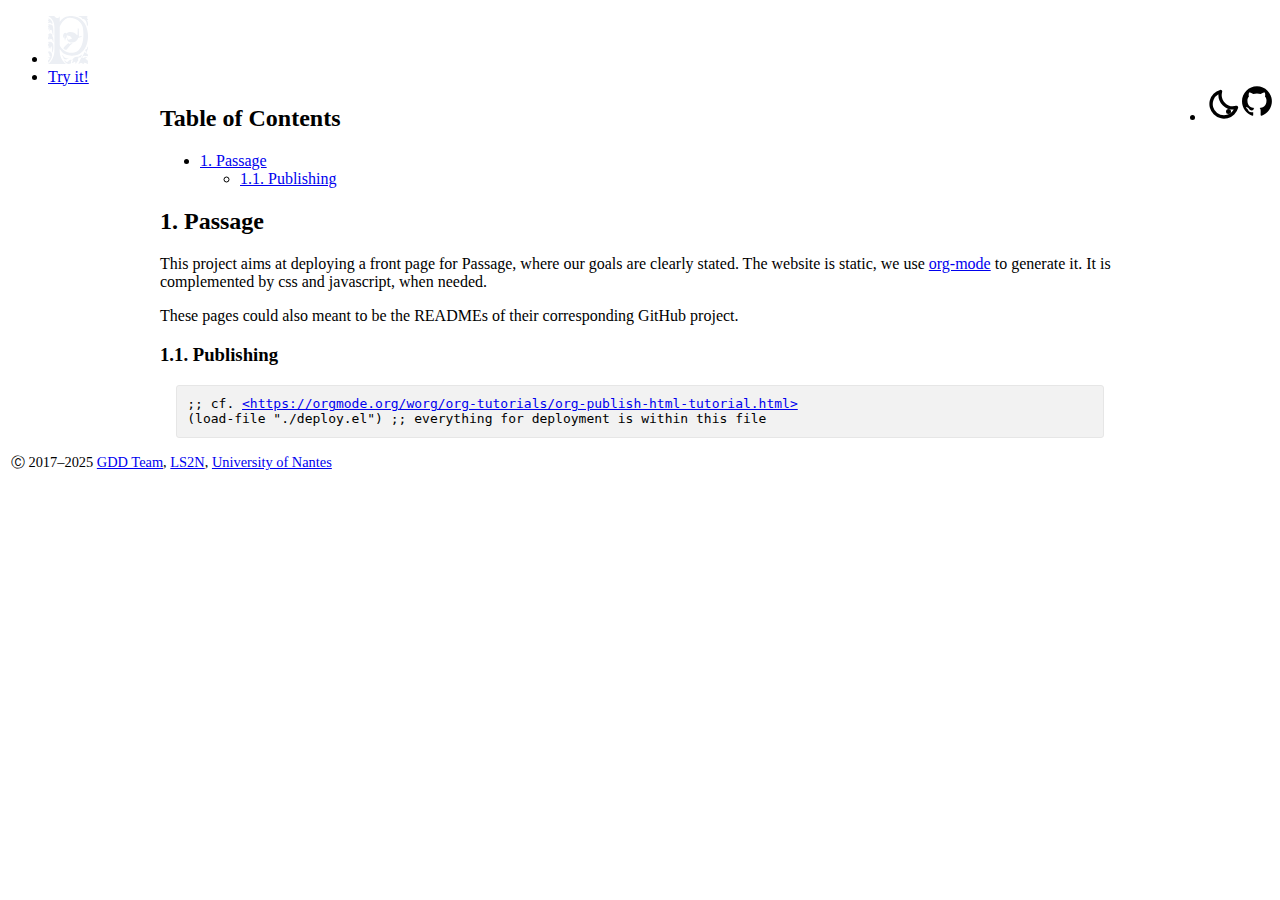
<file: README.html>
<?xml version="1.0" encoding="utf-8"?>
<!DOCTYPE html PUBLIC "-//W3C//DTD XHTML 1.0 Strict//EN"
"http://www.w3.org/TR/xhtml1/DTD/xhtml1-strict.dtd">
<html xmlns="http://www.w3.org/1999/xhtml" lang="en" xml:lang="en">
<head>
<!-- 2025-05-27 Tue 08:50 -->
<meta http-equiv="Content-Type" content="text/html;charset=utf-8" />
<meta name="viewport" content="width=device-width, initial-scale=1" />
<title>&lrm;</title>
<meta name="generator" content="Org Mode" />
<style>
  #content { max-width: 60em; margin: auto; }
  .title  { text-align: center;
             margin-bottom: .2em; }
  .subtitle { text-align: center;
              font-size: medium;
              font-weight: bold;
              margin-top:0; }
  .todo   { font-family: monospace; color: red; }
  .done   { font-family: monospace; color: green; }
  .priority { font-family: monospace; color: orange; }
  .tag    { background-color: #eee; font-family: monospace;
            padding: 2px; font-size: 80%; font-weight: normal; }
  .timestamp { color: #bebebe; }
  .timestamp-kwd { color: #5f9ea0; }
  .org-right  { margin-left: auto; margin-right: 0px;  text-align: right; }
  .org-left   { margin-left: 0px;  margin-right: auto; text-align: left; }
  .org-center { margin-left: auto; margin-right: auto; text-align: center; }
  .underline { text-decoration: underline; }
  #postamble p, #preamble p { font-size: 90%; margin: .2em; }
  p.verse { margin-left: 3%; }
  pre {
    border: 1px solid #e6e6e6;
    border-radius: 3px;
    background-color: #f2f2f2;
    padding: 8pt;
    font-family: monospace;
    overflow: auto;
    margin: 1.2em;
  }
  pre.src {
    position: relative;
    overflow: auto;
  }
  pre.src:before {
    display: none;
    position: absolute;
    top: -8px;
    right: 12px;
    padding: 3px;
    color: #555;
    background-color: #f2f2f299;
  }
  pre.src:hover:before { display: inline; margin-top: 14px;}
  /* Languages per Org manual */
  pre.src-asymptote:before { content: 'Asymptote'; }
  pre.src-awk:before { content: 'Awk'; }
  pre.src-authinfo::before { content: 'Authinfo'; }
  pre.src-C:before { content: 'C'; }
  /* pre.src-C++ doesn't work in CSS */
  pre.src-clojure:before { content: 'Clojure'; }
  pre.src-css:before { content: 'CSS'; }
  pre.src-D:before { content: 'D'; }
  pre.src-ditaa:before { content: 'ditaa'; }
  pre.src-dot:before { content: 'Graphviz'; }
  pre.src-calc:before { content: 'Emacs Calc'; }
  pre.src-emacs-lisp:before { content: 'Emacs Lisp'; }
  pre.src-fortran:before { content: 'Fortran'; }
  pre.src-gnuplot:before { content: 'gnuplot'; }
  pre.src-haskell:before { content: 'Haskell'; }
  pre.src-hledger:before { content: 'hledger'; }
  pre.src-java:before { content: 'Java'; }
  pre.src-js:before { content: 'Javascript'; }
  pre.src-latex:before { content: 'LaTeX'; }
  pre.src-ledger:before { content: 'Ledger'; }
  pre.src-lisp:before { content: 'Lisp'; }
  pre.src-lilypond:before { content: 'Lilypond'; }
  pre.src-lua:before { content: 'Lua'; }
  pre.src-matlab:before { content: 'MATLAB'; }
  pre.src-mscgen:before { content: 'Mscgen'; }
  pre.src-ocaml:before { content: 'Objective Caml'; }
  pre.src-octave:before { content: 'Octave'; }
  pre.src-org:before { content: 'Org mode'; }
  pre.src-oz:before { content: 'OZ'; }
  pre.src-plantuml:before { content: 'Plantuml'; }
  pre.src-processing:before { content: 'Processing.js'; }
  pre.src-python:before { content: 'Python'; }
  pre.src-R:before { content: 'R'; }
  pre.src-ruby:before { content: 'Ruby'; }
  pre.src-sass:before { content: 'Sass'; }
  pre.src-scheme:before { content: 'Scheme'; }
  pre.src-screen:before { content: 'Gnu Screen'; }
  pre.src-sed:before { content: 'Sed'; }
  pre.src-sh:before { content: 'shell'; }
  pre.src-sql:before { content: 'SQL'; }
  pre.src-sqlite:before { content: 'SQLite'; }
  /* additional languages in org.el's org-babel-load-languages alist */
  pre.src-forth:before { content: 'Forth'; }
  pre.src-io:before { content: 'IO'; }
  pre.src-J:before { content: 'J'; }
  pre.src-makefile:before { content: 'Makefile'; }
  pre.src-maxima:before { content: 'Maxima'; }
  pre.src-perl:before { content: 'Perl'; }
  pre.src-picolisp:before { content: 'Pico Lisp'; }
  pre.src-scala:before { content: 'Scala'; }
  pre.src-shell:before { content: 'Shell Script'; }
  pre.src-ebnf2ps:before { content: 'ebfn2ps'; }
  /* additional language identifiers per "defun org-babel-execute"
       in ob-*.el */
  pre.src-cpp:before  { content: 'C++'; }
  pre.src-abc:before  { content: 'ABC'; }
  pre.src-coq:before  { content: 'Coq'; }
  pre.src-groovy:before  { content: 'Groovy'; }
  /* additional language identifiers from org-babel-shell-names in
     ob-shell.el: ob-shell is the only babel language using a lambda to put
     the execution function name together. */
  pre.src-bash:before  { content: 'bash'; }
  pre.src-csh:before  { content: 'csh'; }
  pre.src-ash:before  { content: 'ash'; }
  pre.src-dash:before  { content: 'dash'; }
  pre.src-ksh:before  { content: 'ksh'; }
  pre.src-mksh:before  { content: 'mksh'; }
  pre.src-posh:before  { content: 'posh'; }
  /* Additional Emacs modes also supported by the LaTeX listings package */
  pre.src-ada:before { content: 'Ada'; }
  pre.src-asm:before { content: 'Assembler'; }
  pre.src-caml:before { content: 'Caml'; }
  pre.src-delphi:before { content: 'Delphi'; }
  pre.src-html:before { content: 'HTML'; }
  pre.src-idl:before { content: 'IDL'; }
  pre.src-mercury:before { content: 'Mercury'; }
  pre.src-metapost:before { content: 'MetaPost'; }
  pre.src-modula-2:before { content: 'Modula-2'; }
  pre.src-pascal:before { content: 'Pascal'; }
  pre.src-ps:before { content: 'PostScript'; }
  pre.src-prolog:before { content: 'Prolog'; }
  pre.src-simula:before { content: 'Simula'; }
  pre.src-tcl:before { content: 'tcl'; }
  pre.src-tex:before { content: 'TeX'; }
  pre.src-plain-tex:before { content: 'Plain TeX'; }
  pre.src-verilog:before { content: 'Verilog'; }
  pre.src-vhdl:before { content: 'VHDL'; }
  pre.src-xml:before { content: 'XML'; }
  pre.src-nxml:before { content: 'XML'; }
  /* add a generic configuration mode; LaTeX export needs an additional
     (add-to-list 'org-latex-listings-langs '(conf " ")) in .emacs */
  pre.src-conf:before { content: 'Configuration File'; }

  table { border-collapse:collapse; }
  caption.t-above { caption-side: top; }
  caption.t-bottom { caption-side: bottom; }
  td, th { vertical-align:top;  }
  th.org-right  { text-align: center;  }
  th.org-left   { text-align: center;   }
  th.org-center { text-align: center; }
  td.org-right  { text-align: right;  }
  td.org-left   { text-align: left;   }
  td.org-center { text-align: center; }
  dt { font-weight: bold; }
  .footpara { display: inline; }
  .footdef  { margin-bottom: 1em; }
  .figure { padding: 1em; }
  .figure p { text-align: center; }
  .equation-container {
    display: table;
    text-align: center;
    width: 100%;
  }
  .equation {
    vertical-align: middle;
  }
  .equation-label {
    display: table-cell;
    text-align: right;
    vertical-align: middle;
  }
  .inlinetask {
    padding: 10px;
    border: 2px solid gray;
    margin: 10px;
    background: #ffffcc;
  }
  #org-div-home-and-up
   { text-align: right; font-size: 70%; white-space: nowrap; }
  textarea { overflow-x: auto; }
  .linenr { font-size: smaller }
  .code-highlighted { background-color: #ffff00; }
  .org-info-js_info-navigation { border-style: none; }
  #org-info-js_console-label
    { font-size: 10px; font-weight: bold; white-space: nowrap; }
  .org-info-js_search-highlight
    { background-color: #ffff00; color: #000000; font-weight: bold; }
  .org-svg { }
</style>
</head>
<body>
<div id="preamble" class="status">
<div class="header-bar">
  <ul class='navigation-bar'>
    <li><a class="logo" href="/"><img src="/res/passage.svg" title="passage" width="40px"/></a></li>
    <li><a class="header_button underlined" href="https://passage-org.github.io/passage-comunica/" title="try passage x comunica">Try it!</a></li>

    <li style="float:right">
      <span class="github">
        <a href="https://github.com/passage-org" title="GitHub of passage-org">
          <!-- comes from : https://github.com/logos -->
          <svg class="logo_github" viewBox="0 0 98 96" width="30" height="30" xmlns="http://www.w3.org/2000/svg"><path fill-rule="evenodd" clip-rule="evenodd" d="M48.854 0C21.839 0 0 22 0 49.217c0 21.756 13.993 40.172 33.405 46.69 2.427.49 3.316-1.059 3.316-2.362 0-1.141-.08-5.052-.08-9.127-13.59 2.934-16.42-5.867-16.42-5.867-2.184-5.704-5.42-7.17-5.42-7.17-4.448-3.015.324-3.015.324-3.015 4.934.326 7.523 5.052 7.523 5.052 4.367 7.496 11.404 5.378 14.235 4.074.404-3.178 1.699-5.378 3.074-6.6-10.839-1.141-22.243-5.378-22.243-24.283 0-5.378 1.94-9.778 5.014-13.2-.485-1.222-2.184-6.275.486-13.038 0 0 4.125-1.304 13.426 5.052a46.97 46.97 0 0 1 12.214-1.63c4.125 0 8.33.571 12.213 1.63 9.302-6.356 13.427-5.052 13.427-5.052 2.67 6.763.97 11.816.485 13.038 3.155 3.422 5.015 7.822 5.015 13.2 0 18.905-11.404 23.06-22.324 24.283 1.78 1.548 3.316 4.481 3.316 9.126 0 6.6-.08 11.897-.08 13.526 0 1.304.89 2.853 3.316 2.364 19.412-6.52 33.405-24.935 33.405-46.691C97.707 22 75.788 0 48.854 0z"/></svg>
        </a>
      </span>
    </li>
    
    <li style="float:right">
      <input id="dark-light-toggle" name="dark-light-toggle" style="display:none" type="checkbox" />
      <a href="#" onclick="document.getElementById('dark-light-toggle').checked = !document.getElementById('dark-light-toggle').checked" class="about" title="Toggle dark/light mode">
        <!-- comes from https://www.svgrepo.com/svg/362877/moon-bold licensed MIT, from phosphor-->
        <svg class="logo_about" viewBox="0 0 256 256" xmlns="http://www.w3.org/2000/svg" width="36" height="36">
          <g><path d="M228.13086,149.11719A12.00407,12.00407,0,0,0,213.168,141.165,80.03157,80.03157,0,0,1,114.85742,42.75,12.00191,12.00191,0,0,0,99.939,27.833,104.01378,104.01378,0,1,0,228.18555,155.99512,12.00185,12.00185,0,0,0,228.13086,149.11719ZM128,208A80.01075,80.01075,0,0,1,88.14551,58.61719a103.98165,103.98165,0,0,0,109.2373,109.2373A80.31015,80.31015,0,0,1,128,208Z"></path></g>
        </svg>
      </a>
    </li>
    
  </ul>
</div>
</div>
<div id="content" class="content">
<div id="table-of-contents" role="doc-toc">
<h2>Table of Contents</h2>
<div id="text-table-of-contents" role="doc-toc">
<ul>
<li><a href="#org00ab4e6">1. Passage</a>
<ul>
<li><a href="#orgbc45d9a">1.1. Publishing</a></li>
</ul>
</li>
</ul>
</div>
</div>
<div id="outline-container-org00ab4e6" class="outline-2">
<h2 id="org00ab4e6"><span class="section-number-2">1.</span> Passage</h2>
<div class="outline-text-2" id="text-1">
<p>
This project aims at deploying a front page for Passage, where our
goals are clearly stated. The website is static, we use <a href="https://orgmode.org">org-mode</a> to
generate it. It is complemented by css and javascript, when needed.
</p>

<p>
These pages could also meant to be the READMEs of their corresponding
GitHub project.
</p>
</div>


<div id="outline-container-orgbc45d9a" class="outline-3">
<h3 id="orgbc45d9a"><span class="section-number-3">1.1.</span> Publishing</h3>
<div class="outline-text-3" id="text-1-1">
<div class="org-src-container">
<pre class="src src-emacs-lisp"><span class="org-comment-delimiter">;; </span><span class="org-comment">cf. <a href="https://orgmode.org/worg/org-tutorials/org-publish-html-tutorial.html">&lt;https://orgmode.org/worg/org-tutorials/org-publish-html-tutorial.html&gt;</a></span>
(load-file <span class="org-string">"./deploy.el"</span>) <span class="org-comment-delimiter">;; </span><span class="org-comment">everything for deployment is within this file</span>
</pre>
</div>
</div>
</div>
</div>
</div>
<div id="postamble" class="status">
<p class="text-center">
  Ⓒ 2017–2025
  <a href="https://sites.google.com/site/gddlina/">GDD Team</a>,
  <a href="https://www.ls2n.fr?lang=en">LS2N</a>,
  <a href="http://www.univ-nantes.fr/">University of Nantes</a>
</p>
</div>
</body>
</html>
</file>
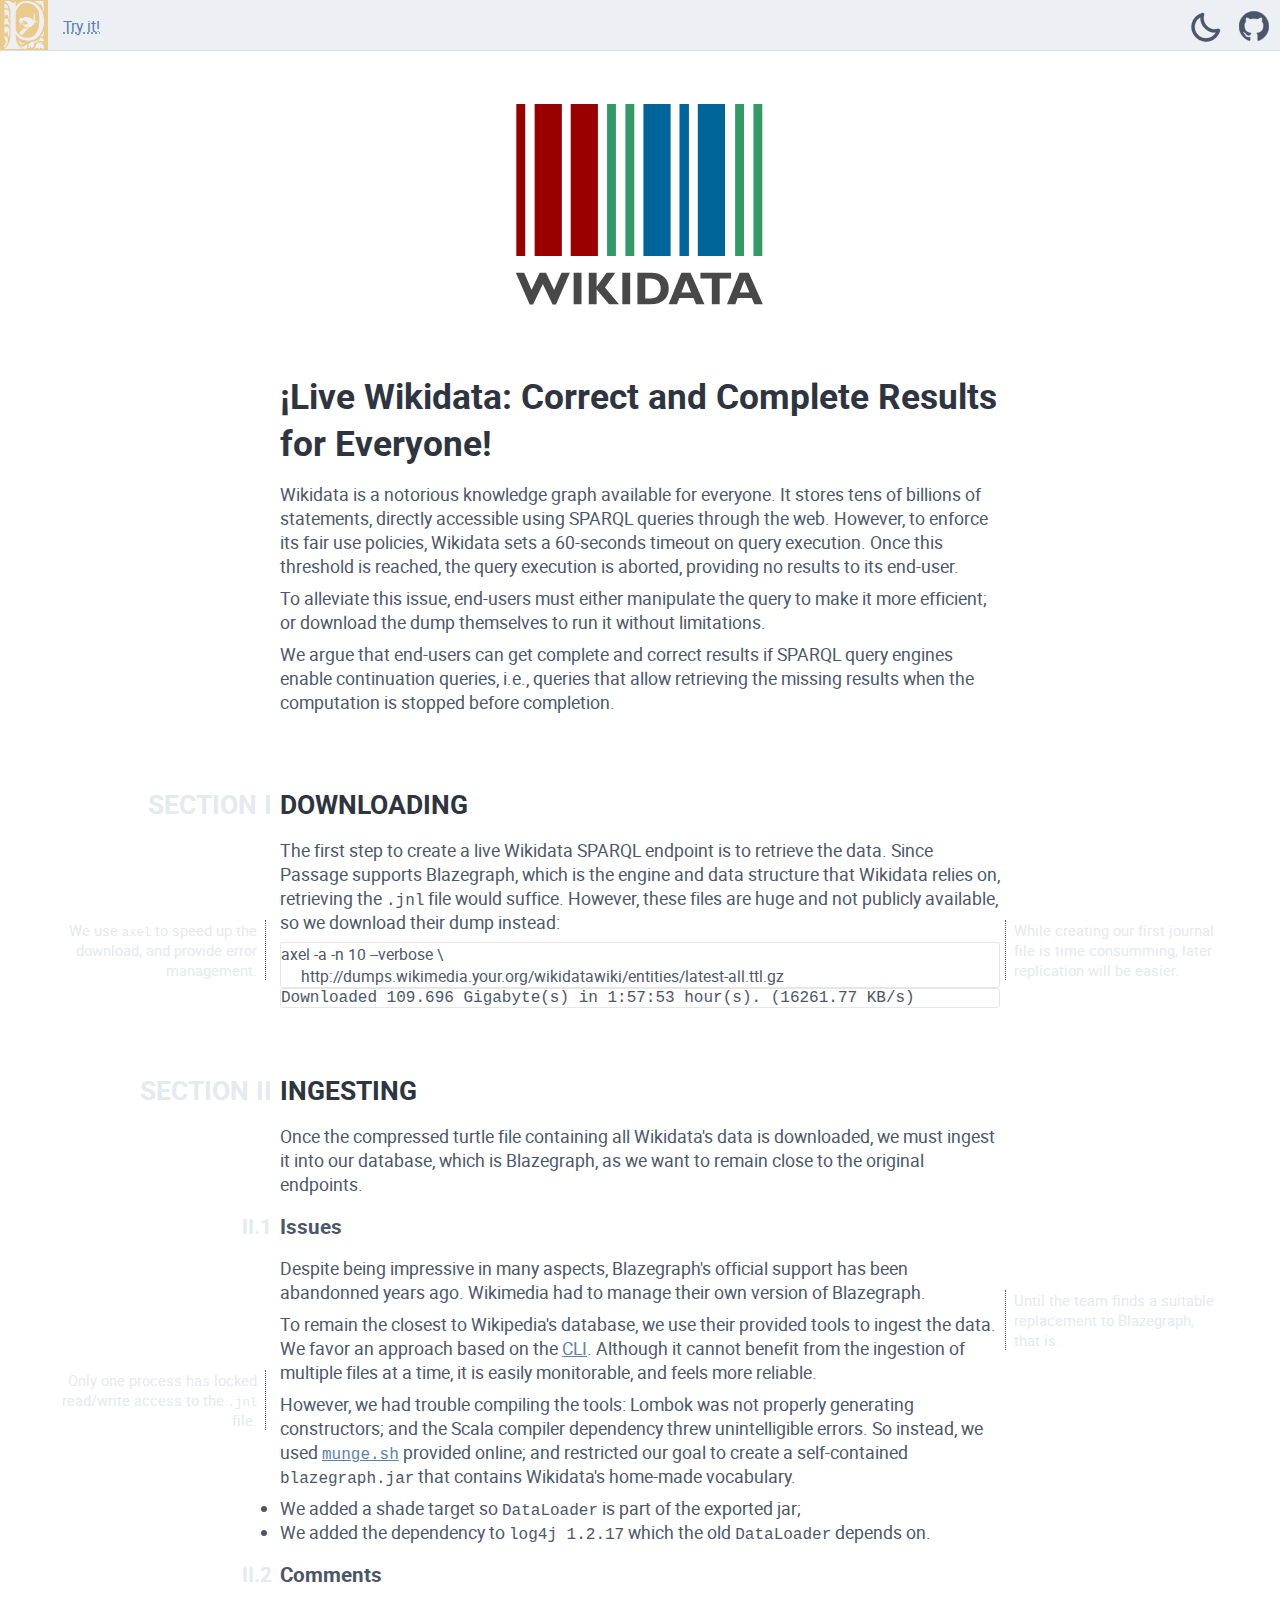
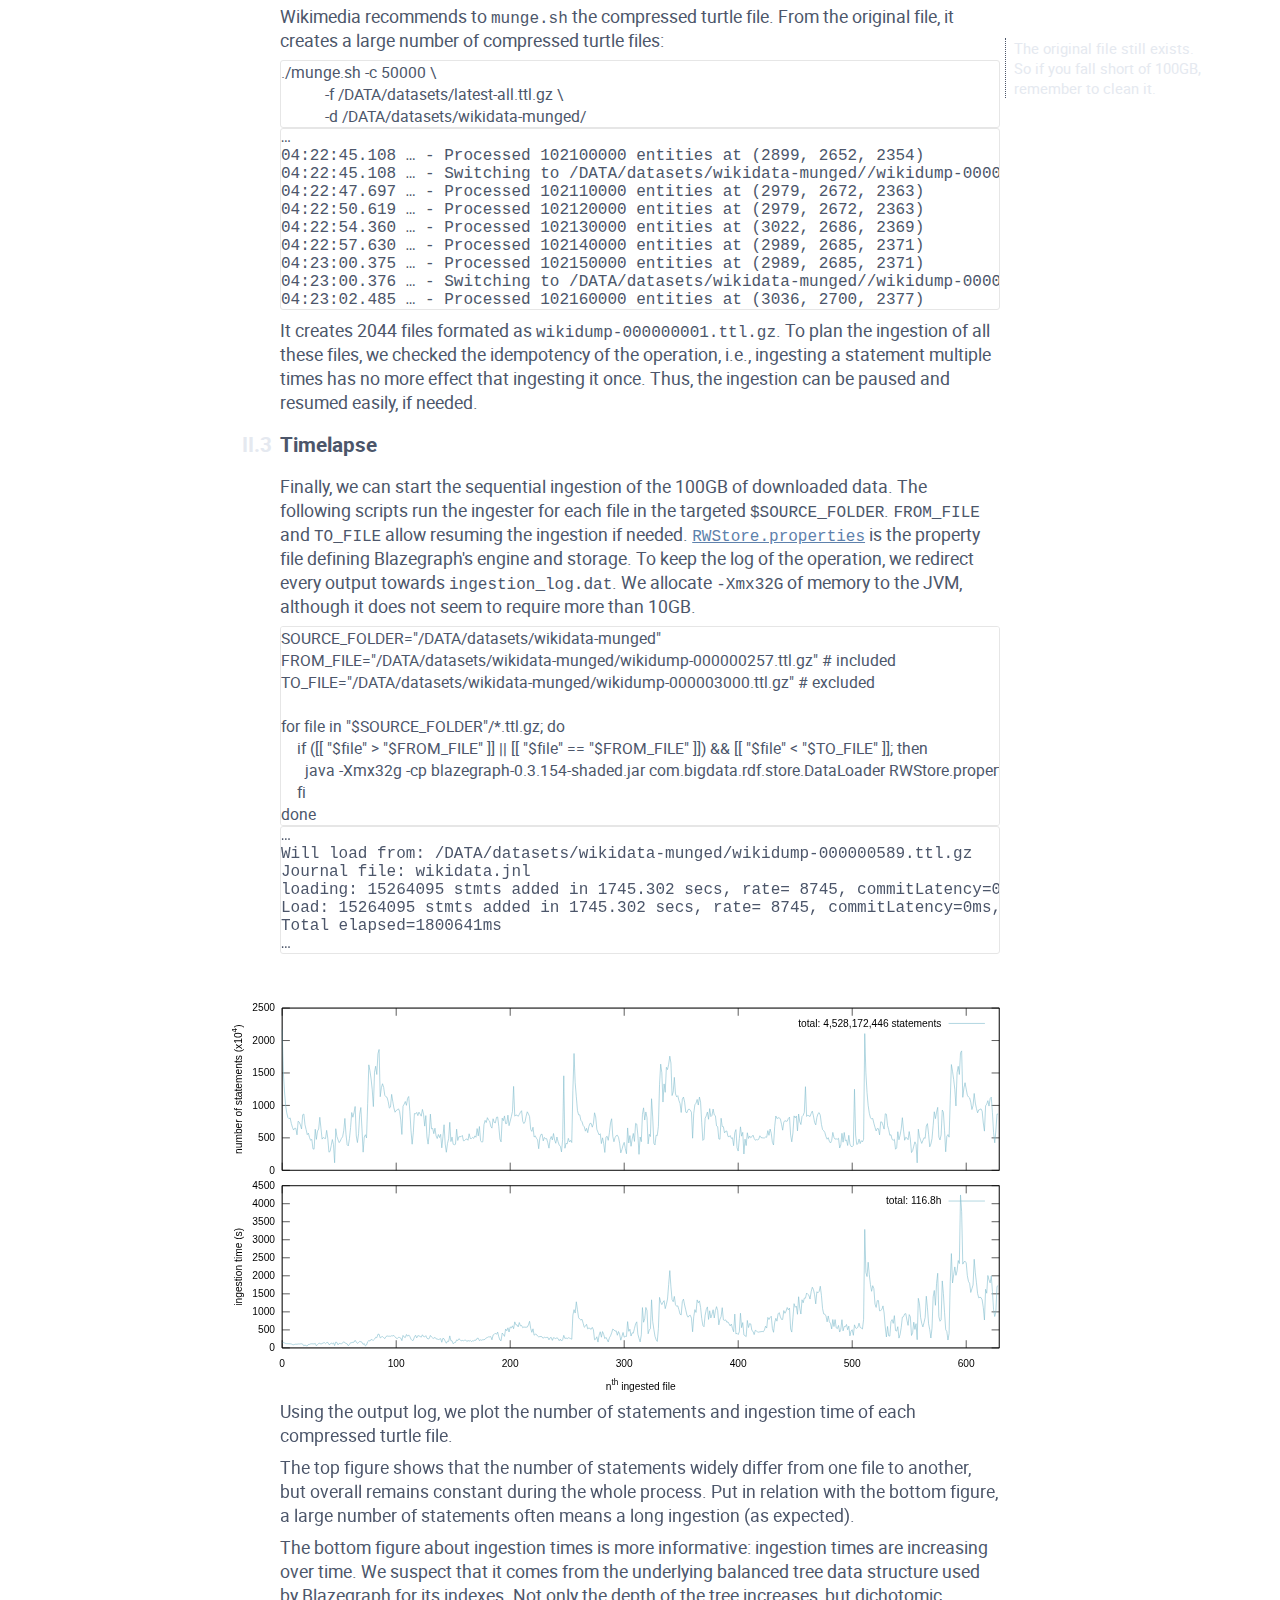
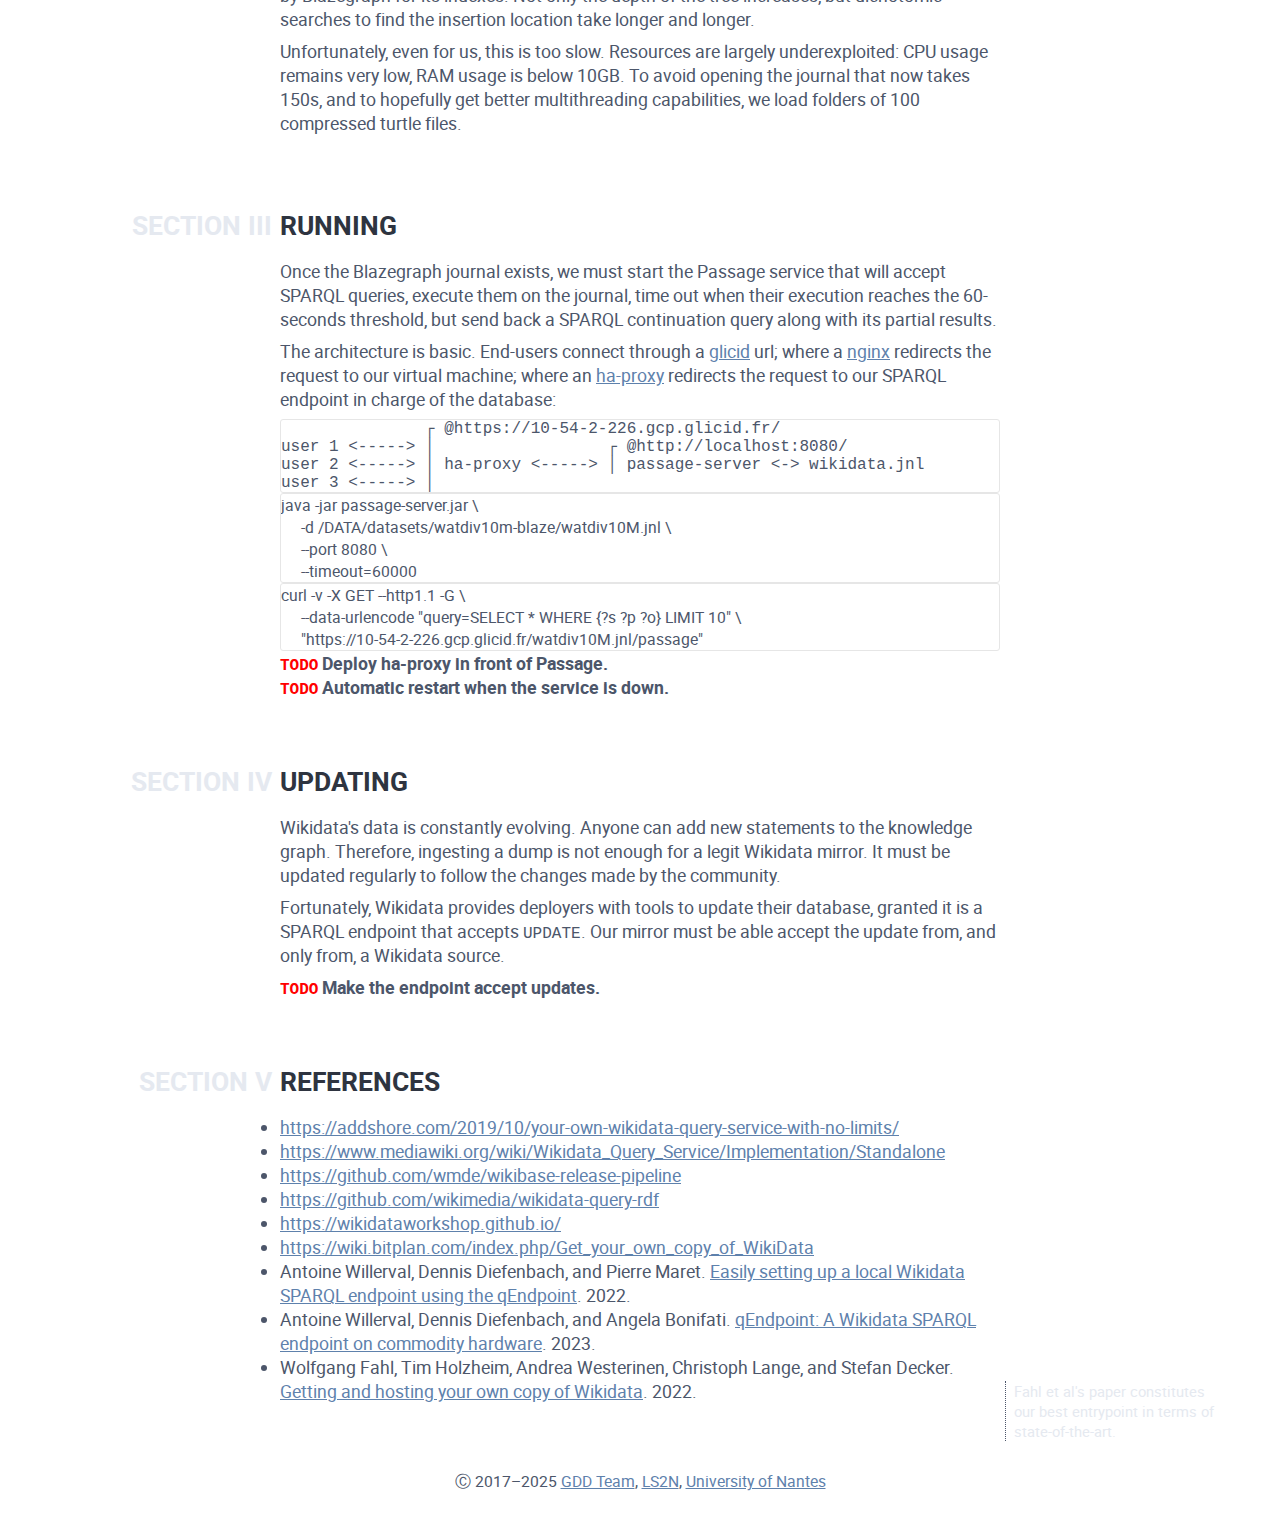
<file: blog/2025-02-11-live_wikidata.html>
<!DOCTYPE html>
<html lang="en">
<head>
<!-- 2025-05-27 Tue 08:50 -->
<meta charset="utf-8" />
<meta name="viewport" content="width=device-width, initial-scale=1" />
<title>Passage's Homepage</title>
<meta name="author" content="chat-wane" />
<meta name="generator" content="Org Mode" />
<style>
  #content { max-width: 60em; margin: auto; }
  .title  { text-align: center;
             margin-bottom: .2em; }
  .subtitle { text-align: center;
              font-size: medium;
              font-weight: bold;
              margin-top:0; }
  .todo   { font-family: monospace; color: red; }
  .done   { font-family: monospace; color: green; }
  .priority { font-family: monospace; color: orange; }
  .tag    { background-color: #eee; font-family: monospace;
            padding: 2px; font-size: 80%; font-weight: normal; }
  .timestamp { color: #bebebe; }
  .timestamp-kwd { color: #5f9ea0; }
  .org-right  { margin-left: auto; margin-right: 0px;  text-align: right; }
  .org-left   { margin-left: 0px;  margin-right: auto; text-align: left; }
  .org-center { margin-left: auto; margin-right: auto; text-align: center; }
  .underline { text-decoration: underline; }
  #postamble p, #preamble p { font-size: 90%; margin: .2em; }
  p.verse { margin-left: 3%; }
  pre {
    border: 1px solid #e6e6e6;
    border-radius: 3px;
    background-color: #f2f2f2;
    padding: 8pt;
    font-family: monospace;
    overflow: auto;
    margin: 1.2em;
  }
  pre.src {
    position: relative;
    overflow: auto;
  }
  pre.src:before {
    display: none;
    position: absolute;
    top: -8px;
    right: 12px;
    padding: 3px;
    color: #555;
    background-color: #f2f2f299;
  }
  pre.src:hover:before { display: inline; margin-top: 14px;}
  /* Languages per Org manual */
  pre.src-asymptote:before { content: 'Asymptote'; }
  pre.src-awk:before { content: 'Awk'; }
  pre.src-authinfo::before { content: 'Authinfo'; }
  pre.src-C:before { content: 'C'; }
  /* pre.src-C++ doesn't work in CSS */
  pre.src-clojure:before { content: 'Clojure'; }
  pre.src-css:before { content: 'CSS'; }
  pre.src-D:before { content: 'D'; }
  pre.src-ditaa:before { content: 'ditaa'; }
  pre.src-dot:before { content: 'Graphviz'; }
  pre.src-calc:before { content: 'Emacs Calc'; }
  pre.src-emacs-lisp:before { content: 'Emacs Lisp'; }
  pre.src-fortran:before { content: 'Fortran'; }
  pre.src-gnuplot:before { content: 'gnuplot'; }
  pre.src-haskell:before { content: 'Haskell'; }
  pre.src-hledger:before { content: 'hledger'; }
  pre.src-java:before { content: 'Java'; }
  pre.src-js:before { content: 'Javascript'; }
  pre.src-latex:before { content: 'LaTeX'; }
  pre.src-ledger:before { content: 'Ledger'; }
  pre.src-lisp:before { content: 'Lisp'; }
  pre.src-lilypond:before { content: 'Lilypond'; }
  pre.src-lua:before { content: 'Lua'; }
  pre.src-matlab:before { content: 'MATLAB'; }
  pre.src-mscgen:before { content: 'Mscgen'; }
  pre.src-ocaml:before { content: 'Objective Caml'; }
  pre.src-octave:before { content: 'Octave'; }
  pre.src-org:before { content: 'Org mode'; }
  pre.src-oz:before { content: 'OZ'; }
  pre.src-plantuml:before { content: 'Plantuml'; }
  pre.src-processing:before { content: 'Processing.js'; }
  pre.src-python:before { content: 'Python'; }
  pre.src-R:before { content: 'R'; }
  pre.src-ruby:before { content: 'Ruby'; }
  pre.src-sass:before { content: 'Sass'; }
  pre.src-scheme:before { content: 'Scheme'; }
  pre.src-screen:before { content: 'Gnu Screen'; }
  pre.src-sed:before { content: 'Sed'; }
  pre.src-sh:before { content: 'shell'; }
  pre.src-sql:before { content: 'SQL'; }
  pre.src-sqlite:before { content: 'SQLite'; }
  /* additional languages in org.el's org-babel-load-languages alist */
  pre.src-forth:before { content: 'Forth'; }
  pre.src-io:before { content: 'IO'; }
  pre.src-J:before { content: 'J'; }
  pre.src-makefile:before { content: 'Makefile'; }
  pre.src-maxima:before { content: 'Maxima'; }
  pre.src-perl:before { content: 'Perl'; }
  pre.src-picolisp:before { content: 'Pico Lisp'; }
  pre.src-scala:before { content: 'Scala'; }
  pre.src-shell:before { content: 'Shell Script'; }
  pre.src-ebnf2ps:before { content: 'ebfn2ps'; }
  /* additional language identifiers per "defun org-babel-execute"
       in ob-*.el */
  pre.src-cpp:before  { content: 'C++'; }
  pre.src-abc:before  { content: 'ABC'; }
  pre.src-coq:before  { content: 'Coq'; }
  pre.src-groovy:before  { content: 'Groovy'; }
  /* additional language identifiers from org-babel-shell-names in
     ob-shell.el: ob-shell is the only babel language using a lambda to put
     the execution function name together. */
  pre.src-bash:before  { content: 'bash'; }
  pre.src-csh:before  { content: 'csh'; }
  pre.src-ash:before  { content: 'ash'; }
  pre.src-dash:before  { content: 'dash'; }
  pre.src-ksh:before  { content: 'ksh'; }
  pre.src-mksh:before  { content: 'mksh'; }
  pre.src-posh:before  { content: 'posh'; }
  /* Additional Emacs modes also supported by the LaTeX listings package */
  pre.src-ada:before { content: 'Ada'; }
  pre.src-asm:before { content: 'Assembler'; }
  pre.src-caml:before { content: 'Caml'; }
  pre.src-delphi:before { content: 'Delphi'; }
  pre.src-html:before { content: 'HTML'; }
  pre.src-idl:before { content: 'IDL'; }
  pre.src-mercury:before { content: 'Mercury'; }
  pre.src-metapost:before { content: 'MetaPost'; }
  pre.src-modula-2:before { content: 'Modula-2'; }
  pre.src-pascal:before { content: 'Pascal'; }
  pre.src-ps:before { content: 'PostScript'; }
  pre.src-prolog:before { content: 'Prolog'; }
  pre.src-simula:before { content: 'Simula'; }
  pre.src-tcl:before { content: 'tcl'; }
  pre.src-tex:before { content: 'TeX'; }
  pre.src-plain-tex:before { content: 'Plain TeX'; }
  pre.src-verilog:before { content: 'Verilog'; }
  pre.src-vhdl:before { content: 'VHDL'; }
  pre.src-xml:before { content: 'XML'; }
  pre.src-nxml:before { content: 'XML'; }
  /* add a generic configuration mode; LaTeX export needs an additional
     (add-to-list 'org-latex-listings-langs '(conf " ")) in .emacs */
  pre.src-conf:before { content: 'Configuration File'; }

  table { border-collapse:collapse; }
  caption.t-above { caption-side: top; }
  caption.t-bottom { caption-side: bottom; }
  td, th { vertical-align:top;  }
  th.org-right  { text-align: center;  }
  th.org-left   { text-align: center;   }
  th.org-center { text-align: center; }
  td.org-right  { text-align: right;  }
  td.org-left   { text-align: left;   }
  td.org-center { text-align: center; }
  dt { font-weight: bold; }
  .footpara { display: inline; }
  .footdef  { margin-bottom: 1em; }
  .figure { padding: 1em; }
  .figure p { text-align: center; }
  .equation-container {
    display: table;
    text-align: center;
    width: 100%;
  }
  .equation {
    vertical-align: middle;
  }
  .equation-label {
    display: table-cell;
    text-align: right;
    vertical-align: middle;
  }
  .inlinetask {
    padding: 10px;
    border: 2px solid gray;
    margin: 10px;
    background: #ffffcc;
  }
  #org-div-home-and-up
   { text-align: right; font-size: 70%; white-space: nowrap; }
  textarea { overflow-x: auto; }
  .linenr { font-size: smaller }
  .code-highlighted { background-color: #ffff00; }
  .org-info-js_info-navigation { border-style: none; }
  #org-info-js_console-label
    { font-size: 10px; font-weight: bold; white-space: nowrap; }
  .org-info-js_search-highlight
    { background-color: #ffff00; color: #000000; font-weight: bold; }
  .org-svg { }
</style>
<link rel="stylesheet" type="text/css" href="/css/font.css" />
<link rel="stylesheet" type="text/css" href="/css/root.css" />
<link rel="stylesheet" type="text/css" href="/css/homepage.css" />
<link rel="stylesheet" type="text/css" href="/css/code.css" />
</head>
<body>
<div id="preamble" class="status">
<div class="header-bar">
  <ul class='navigation-bar'>
    <li><a class="logo" href="/"><img src="/res/passage.svg" title="passage" width="40px"/></a></li>
    <li><a class="header_button underlined" href="https://passage-org.github.io/passage-comunica/" title="try passage x comunica">Try it!</a></li>

    <li style="float:right">
      <span class="github">
        <a href="https://github.com/passage-org" title="GitHub of passage-org">
          <!-- comes from : https://github.com/logos -->
          <svg class="logo_github" viewBox="0 0 98 96" width="30" height="30" xmlns="http://www.w3.org/2000/svg"><path fill-rule="evenodd" clip-rule="evenodd" d="M48.854 0C21.839 0 0 22 0 49.217c0 21.756 13.993 40.172 33.405 46.69 2.427.49 3.316-1.059 3.316-2.362 0-1.141-.08-5.052-.08-9.127-13.59 2.934-16.42-5.867-16.42-5.867-2.184-5.704-5.42-7.17-5.42-7.17-4.448-3.015.324-3.015.324-3.015 4.934.326 7.523 5.052 7.523 5.052 4.367 7.496 11.404 5.378 14.235 4.074.404-3.178 1.699-5.378 3.074-6.6-10.839-1.141-22.243-5.378-22.243-24.283 0-5.378 1.94-9.778 5.014-13.2-.485-1.222-2.184-6.275.486-13.038 0 0 4.125-1.304 13.426 5.052a46.97 46.97 0 0 1 12.214-1.63c4.125 0 8.33.571 12.213 1.63 9.302-6.356 13.427-5.052 13.427-5.052 2.67 6.763.97 11.816.485 13.038 3.155 3.422 5.015 7.822 5.015 13.2 0 18.905-11.404 23.06-22.324 24.283 1.78 1.548 3.316 4.481 3.316 9.126 0 6.6-.08 11.897-.08 13.526 0 1.304.89 2.853 3.316 2.364 19.412-6.52 33.405-24.935 33.405-46.691C97.707 22 75.788 0 48.854 0z"/></svg>
        </a>
      </span>
    </li>
    
    <li style="float:right">
      <input id="dark-light-toggle" name="dark-light-toggle" style="display:none" type="checkbox" />
      <a href="#" onclick="document.getElementById('dark-light-toggle').checked = !document.getElementById('dark-light-toggle').checked" class="about" title="Toggle dark/light mode">
        <!-- comes from https://www.svgrepo.com/svg/362877/moon-bold licensed MIT, from phosphor-->
        <svg class="logo_about" viewBox="0 0 256 256" xmlns="http://www.w3.org/2000/svg" width="36" height="36">
          <g><path d="M228.13086,149.11719A12.00407,12.00407,0,0,0,213.168,141.165,80.03157,80.03157,0,0,1,114.85742,42.75,12.00191,12.00191,0,0,0,99.939,27.833,104.01378,104.01378,0,1,0,228.18555,155.99512,12.00185,12.00185,0,0,0,228.13086,149.11719ZM128,208A80.01075,80.01075,0,0,1,88.14551,58.61719a103.98165,103.98165,0,0,0,109.2373,109.2373A80.31015,80.31015,0,0,1,128,208Z"></path></g>
        </svg>
      </a>
    </li>
    
  </ul>
</div>
</div>
<div id="content" class="content">
<h1 class="title">Passage's Homepage</h1>
<div class="table-logo-container">
<table class="table-logo">
<tr>
<td>
<img class="table-logo" src="/res/wikidata.svg" />
</td>
</tr>
</table>
</div>

<h1>¡Live Wikidata: Correct and Complete Results for Everyone!</h1>

<p>
Wikidata is a notorious knowledge graph available for everyone. It
stores tens of billions of statements, directly accessible using
SPARQL queries through the web. However, to enforce its fair use
policies, Wikidata sets a 60-seconds timeout on query execution. Once
this threshold is reached, the query execution is aborted, providing
no results to its end-user. 
</p>

<p>
To alleviate this issue, end-users must either manipulate the query to
make it more efficient; or download the dump themselves to run it
without limitations.
</p>

<p>
We argue that end-users can get complete and correct results if SPARQL
query engines enable continuation queries, i.e., queries that allow
retrieving the missing results when the computation is stopped before
completion.
</p>


<div id="outline-container-org0c2782d" class="outline-2">
<h2 id="org0c2782d">Downloading</h2>
<div class="outline-text-2" id="text-org0c2782d">
<p>
The first step to create a live Wikidata SPARQL endpoint is to
retrieve the data. Since Passage supports Blazegraph, which is
the engine and data structure that Wikidata relies on, retrieving the
<code>.jnl</code> file would suffice. However, these files are huge and not
publicly available, so we download their dump instead:
</p>
<div class="right-comment" id="org5bc3614">
<p>
While creating our first journal file is time consumming, later
replication will be easier.
</p>

</div>
<div class="left-comment" id="org502dbed">
<p>
We use <code>axel</code> to speed up the download, and provide error management.
</p>

</div>

<div class="org-src-container">
<pre class="src src-bash">axel -a -n 10 --verbose <span class="org-sh-escaped-newline">\</span>
     http://dumps.wikimedia.your.org/wikidatawiki/entities/latest-all.ttl.gz
</pre>
</div>

<pre class="example" id="orga63777c">
Downloaded 109.696 Gigabyte(s) in 1:57:53 hour(s). (16261.77 KB/s)
</pre>
</div>
</div>


<div id="outline-container-org82cbfda" class="outline-2">
<h2 id="org82cbfda">Ingesting</h2>
<div class="outline-text-2" id="text-org82cbfda">
<p>
Once the compressed turtle file containing all Wikidata's data is
downloaded, we must ingest it into our database, which is Blazegraph,
as we want to remain close to the original endpoints.
</p>
</div>


<div id="outline-container-org04eceaa" class="outline-3">
<h3 id="org04eceaa">Issues</h3>
<div class="outline-text-3" id="text-org04eceaa">
<p>
Despite being impressive in many aspects, Blazegraph's official
support has been abandonned years ago. Wikimedia had to manage their
own version of Blazegraph.
</p>
<div class="right-comment" id="orgc0b4138">
<p>
Until the team finds a suitable replacement to Blazegraph, that is.
</p>

</div>

<p>
To remain the closest to Wikipedia's database, we use their provided
tools to ingest the data. We favor an approach based on the
<a href="https://github.com/blazegraph/database/wiki/Bulk_Data_load">CLI</a>. Although it cannot benefit from the ingestion of multiple files
at a time, it is easily monitorable, and feels more reliable.
</p>
<div class="left-comment" id="org9207e9a">
<p>
Only one process has locked read/write access to the <code>.jnl</code> file.
</p>

</div>

<p>
However, we had trouble compiling the tools: Lombok was not properly
generating constructors; and the Scala compiler dependency threw
unintelligible errors. So instead, we used <a href="https://archiva.wikimedia.org/repository/releases/org/wikidata/query/rdf/tools/0.3.154"><code>munge.sh</code></a> provided online;
and restricted our goal to create a self-contained <code>blazegraph.jar</code>
that contains Wikidata's home-made vocabulary.
</p>
<ul class="org-ul">
<li>We added a shade target so <code>DataLoader</code> is part of the exported jar;</li>
<li>We added the dependency to <code>log4j 1.2.17</code> which the old <code>DataLoader</code> depends on.</li>
</ul>
</div>
</div>

<div id="outline-container-org12e7591" class="outline-3">
<h3 id="org12e7591">Comments</h3>
<div class="outline-text-3" id="text-org12e7591">
<p>
Wikimedia recommends to <code>munge.sh</code> the compressed turtle file. From the
original file, it creates a large number of compressed turtle files:
</p>
<div class="right-comment" id="org1e50343">
<p>
The original file still exists. So if you fall short of 100GB,
remember to clean it.
</p>

</div>
<div class="org-src-container">
<pre class="src src-bash">./munge.sh -c 50000 <span class="org-sh-escaped-newline">\</span>
           -f /DATA/datasets/latest-all.ttl.gz <span class="org-sh-escaped-newline">\</span>
           -d /DATA/datasets/wikidata-munged/
</pre>
</div>

<pre class="example" id="org98dd74a">
…
04:22:45.108 … - Processed 102100000 entities at (2899, 2652, 2354)
04:22:45.108 … - Switching to /DATA/datasets/wikidata-munged//wikidump-000002043.ttl.gz
04:22:47.697 … - Processed 102110000 entities at (2979, 2672, 2363)
04:22:50.619 … - Processed 102120000 entities at (2979, 2672, 2363)
04:22:54.360 … - Processed 102130000 entities at (3022, 2686, 2369)
04:22:57.630 … - Processed 102140000 entities at (2989, 2685, 2371)
04:23:00.375 … - Processed 102150000 entities at (2989, 2685, 2371)
04:23:00.376 … - Switching to /DATA/datasets/wikidata-munged//wikidump-000002044.ttl.gz
04:23:02.485 … - Processed 102160000 entities at (3036, 2700, 2377)
</pre>

<p>
It creates 2044 files formated as <code>wikidump-000000001.ttl.gz</code>. To plan
the ingestion of all these files, we checked the idempotency of the
operation, i.e., ingesting a statement multiple times has no more
effect that ingesting it once. Thus, the ingestion can be paused and
resumed easily, if needed.
</p>
</div>
</div>

<div id="outline-container-orgee71f1a" class="outline-3">
<h3 id="orgee71f1a">Timelapse</h3>
<div class="outline-text-3" id="text-orgee71f1a">
<p>
Finally, we can start the sequential ingestion of the 100GB of
downloaded data. The following scripts run the ingester for each file
in the targeted <code>$SOURCE_FOLDER</code>. <code>FROM_FILE</code> and <code>TO_FILE</code> allow
resuming the ingestion if needed. <a href="https://github.com/wikimedia/wikidata-query-rdf/archive/refs/tags/query-service-parent-0.3.154.zip"><code>RWStore.properties</code></a> is the property
file defining Blazegraph's engine and storage. To keep the log of the
operation, we redirect every output towards <code>ingestion_log.dat</code>. We
allocate <code>-Xmx32G</code> of memory to the JVM, although it does not seem to
require more than 10GB.
</p>

<div class="org-src-container">
<pre class="src src-bash"><span class="org-variable-name">SOURCE_FOLDER</span>=<span class="org-string">"/DATA/datasets/wikidata-munged"</span>
<span class="org-variable-name">FROM_FILE</span>=<span class="org-string">"/DATA/datasets/wikidata-munged/wikidump-000000257.ttl.gz"</span> <span class="org-comment-delimiter"># </span><span class="org-comment">included</span>
<span class="org-variable-name">TO_FILE</span>=<span class="org-string">"/DATA/datasets/wikidata-munged/wikidump-000003000.ttl.gz"</span> <span class="org-comment-delimiter"># </span><span class="org-comment">excluded</span>

<span class="org-keyword">for</span> file<span class="org-keyword"> in</span> <span class="org-string">"$SOURCE_FOLDER"</span>/*.ttl.gz; <span class="org-keyword">do</span>
    <span class="org-keyword">if</span> ([[ <span class="org-string">"$file"</span> &gt; <span class="org-string">"$FROM_FILE"</span> ]] || [[ <span class="org-string">"$file"</span> == <span class="org-string">"$FROM_FILE"</span> ]]) &amp;&amp; [[ <span class="org-string">"$file"</span> &lt; <span class="org-string">"$TO_FILE"</span> ]]; <span class="org-keyword">then</span>
      java -Xmx32g -cp blazegraph-0.3.154-shaded.jar com.bigdata.rdf.store.DataLoader RWStore.properties <span class="org-string">"$file"</span> &amp;&gt;&gt; ingestion_log.dat
    <span class="org-keyword">fi</span>
<span class="org-keyword">done</span>
</pre>
</div>

<pre class="example" id="orgd22c143">
…
Will load from: /DATA/datasets/wikidata-munged/wikidump-000000589.ttl.gz
Journal file: wikidata.jnl
loading: 15264095 stmts added in 1745.302 secs, rate= 8745, commitLatency=0ms, {failSet=0,goodSet=0}
Load: 15264095 stmts added in 1745.302 secs, rate= 8745, commitLatency=0ms, {failSet=0,goodSet=1}
Total elapsed=1800641ms
…
</pre>

<p>
<img src="./ingestion.svg " alt="ingestion.svg ">
Using the output log, we plot the number of statements and ingestion
time of each compressed turtle file.
</p>

<p>
The top figure shows that the number of statements widely differ from
one file to another, but overall remains constant during the whole
process.  Put in relation with the bottom figure, a large number of
statements often means a long ingestion (as expected).
</p>

<p>
The bottom figure about ingestion times is more informative: ingestion
times are increasing over time. We suspect that it comes from the
underlying balanced tree data structure used by Blazegraph for its
indexes. Not only the depth of the tree increases, but dichotomic
searches to find the insertion location take longer and longer.
</p>

<p>
Unfortunately, even for us, this is too slow. Resources are largely
underexploited: CPU usage remains very low, RAM usage is below
10GB. To avoid opening the journal that now takes 150s, and to
hopefully get better multithreading capabilities, we load folders of
100 compressed turtle files.
</p>
</div>
</div>
</div>

<div id="outline-container-org5d8e643" class="outline-2">
<h2 id="org5d8e643">Running</h2>
<div class="outline-text-2" id="text-org5d8e643">
<p>
Once the Blazegraph journal exists, we must start the Passage
service that will accept SPARQL queries, execute them on the journal,
time out when their execution reaches the 60-seconds threshold, but
send back a SPARQL continuation query along with its partial results.
</p>

<p>
The architecture is basic. End-users connect through a <a href="https://www.glicid.fr/">glicid</a> url;
where a <a href="https://nginx.org/en/">nginx</a> redirects the request to our virtual machine; where an
<a href="https://www.haproxy.org/">ha-proxy</a> redirects the request to our SPARQL endpoint in charge of the
database:
</p>

<pre class="example" id="org9093a3d">
               ┌ @https://10-54-2-226.gcp.glicid.fr/
user 1 &lt;-----&gt; │                  ┌ @http://localhost:8080/
user 2 &lt;-----&gt; │ ha-proxy &lt;-----&gt; │ passage-server &lt;-&gt; wikidata.jnl
user 3 &lt;-----&gt; │
</pre>

<div class="org-src-container">
<pre class="src src-shell">java -jar passage-server.jar <span class="org-sh-escaped-newline">\</span>
     -d /DATA/datasets/watdiv10m-blaze/watdiv10M.jnl <span class="org-sh-escaped-newline">\</span>
     --port 8080 <span class="org-sh-escaped-newline">\</span>
     --timeout=60000
</pre>
</div>

<div class="org-src-container">
<pre class="src src-shell">curl -v -X GET --http1.1 -G <span class="org-sh-escaped-newline">\</span>
     --data-urlencode <span class="org-string">"query=SELECT * WHERE {?s ?p ?o} LIMIT 10"</span> <span class="org-sh-escaped-newline">\</span>
     <span class="org-string">"https://10-54-2-226.gcp.glicid.fr/watdiv10M.jnl/passage"</span>
</pre>
</div>
</div>

<div id="outline-container-org60ee11e" class="outline-4">
<h4 id="org60ee11e"><span class="todo TODO">TODO</span> Deploy ha-proxy in front of Passage.</h4>
</div>
<div id="outline-container-org2379c41" class="outline-4">
<h4 id="org2379c41"><span class="todo TODO">TODO</span> Automatic restart when the service is down.</h4>
</div>
</div>

<div id="outline-container-orgc2bd75c" class="outline-2">
<h2 id="orgc2bd75c">Updating</h2>
<div class="outline-text-2" id="text-orgc2bd75c">
<p>
Wikidata's data is constantly evolving. Anyone can add new statements
to the knowledge graph. Therefore, ingesting a dump is not enough for
a legit Wikidata mirror. It must be updated regularly to follow the
changes made by the community.
</p>

<p>
Fortunately, Wikidata provides deployers with tools to update their
database, granted it is a SPARQL endpoint that accepts <code>UPDATE</code>.  Our
mirror must be able accept the update from, and only from, a Wikidata
source.
</p>
</div>

<div id="outline-container-orgf0543d8" class="outline-4">
<h4 id="orgf0543d8"><span class="todo TODO">TODO</span> Make the endpoint accept updates.</h4>
</div>
</div>

<div id="outline-container-org1c210ab" class="outline-2">
<h2 id="org1c210ab">References</h2>
<div class="outline-text-2" id="text-org1c210ab">
<ul class="org-ul">
<li><a href="https://addshore.com/2019/10/your-own-wikidata-query-service-with-no-limits/">https://addshore.com/2019/10/your-own-wikidata-query-service-with-no-limits/</a></li>
<li><a href="https://www.mediawiki.org/wiki/Wikidata_Query_Service/Implementation/Standalone">https://www.mediawiki.org/wiki/Wikidata_Query_Service/Implementation/Standalone</a></li>
<li><a href="https://github.com/wmde/wikibase-release-pipeline">https://github.com/wmde/wikibase-release-pipeline</a></li>
<li><a href="https://github.com/wikimedia/wikidata-query-rdf">https://github.com/wikimedia/wikidata-query-rdf</a></li>
<li><a href="https://wikidataworkshop.github.io/">https://wikidataworkshop.github.io/</a></li>
<li><a href="https://wiki.bitplan.com/index.php/Get_your_own_copy_of_WikiData">https://wiki.bitplan.com/index.php/Get_your_own_copy_of_WikiData</a></li>

<li>Antoine Willerval, Dennis Diefenbach, and Pierre Maret. <a href="https://wikidataworkshop.github.io/2022/papers/Wikidata_Workshop_2022_paper_2349.pdf">Easily setting up a local Wikidata SPARQL endpoint using the qEndpoint</a>. 2022.</li>

<li>Antoine Willerval, Dennis Diefenbach, and Angela Bonifati. <a href="https://hal.science/hal-04370881/document">qEndpoint: A Wikidata SPARQL endpoint on commodity hardware</a>. 2023.</li>

<li>Wolfgang Fahl, Tim Holzheim, Andrea Westerinen, Christoph Lange, and Stefan Decker. <a href="https://wikidataworkshop.github.io/2022/papers/Wikidata_Workshop_2022_paper_4558.pdf">Getting and hosting your own copy of Wikidata</a>. 2022.</li>
</ul>
<div class="right-comment" id="orga07cfcc">
<p>
Fahl et al's paper constitutes our best entrypoint in terms of
state-of-the-art.
</p>

</div>
</div>
</div>
</div>
<div id="postamble" class="status">
<p class="text-center">
  Ⓒ 2017–2025
  <a href="https://sites.google.com/site/gddlina/">GDD Team</a>,
  <a href="https://www.ls2n.fr?lang=en">LS2N</a>,
  <a href="http://www.univ-nantes.fr/">University of Nantes</a>
</p>
</div>
</body>
</html>
</file>
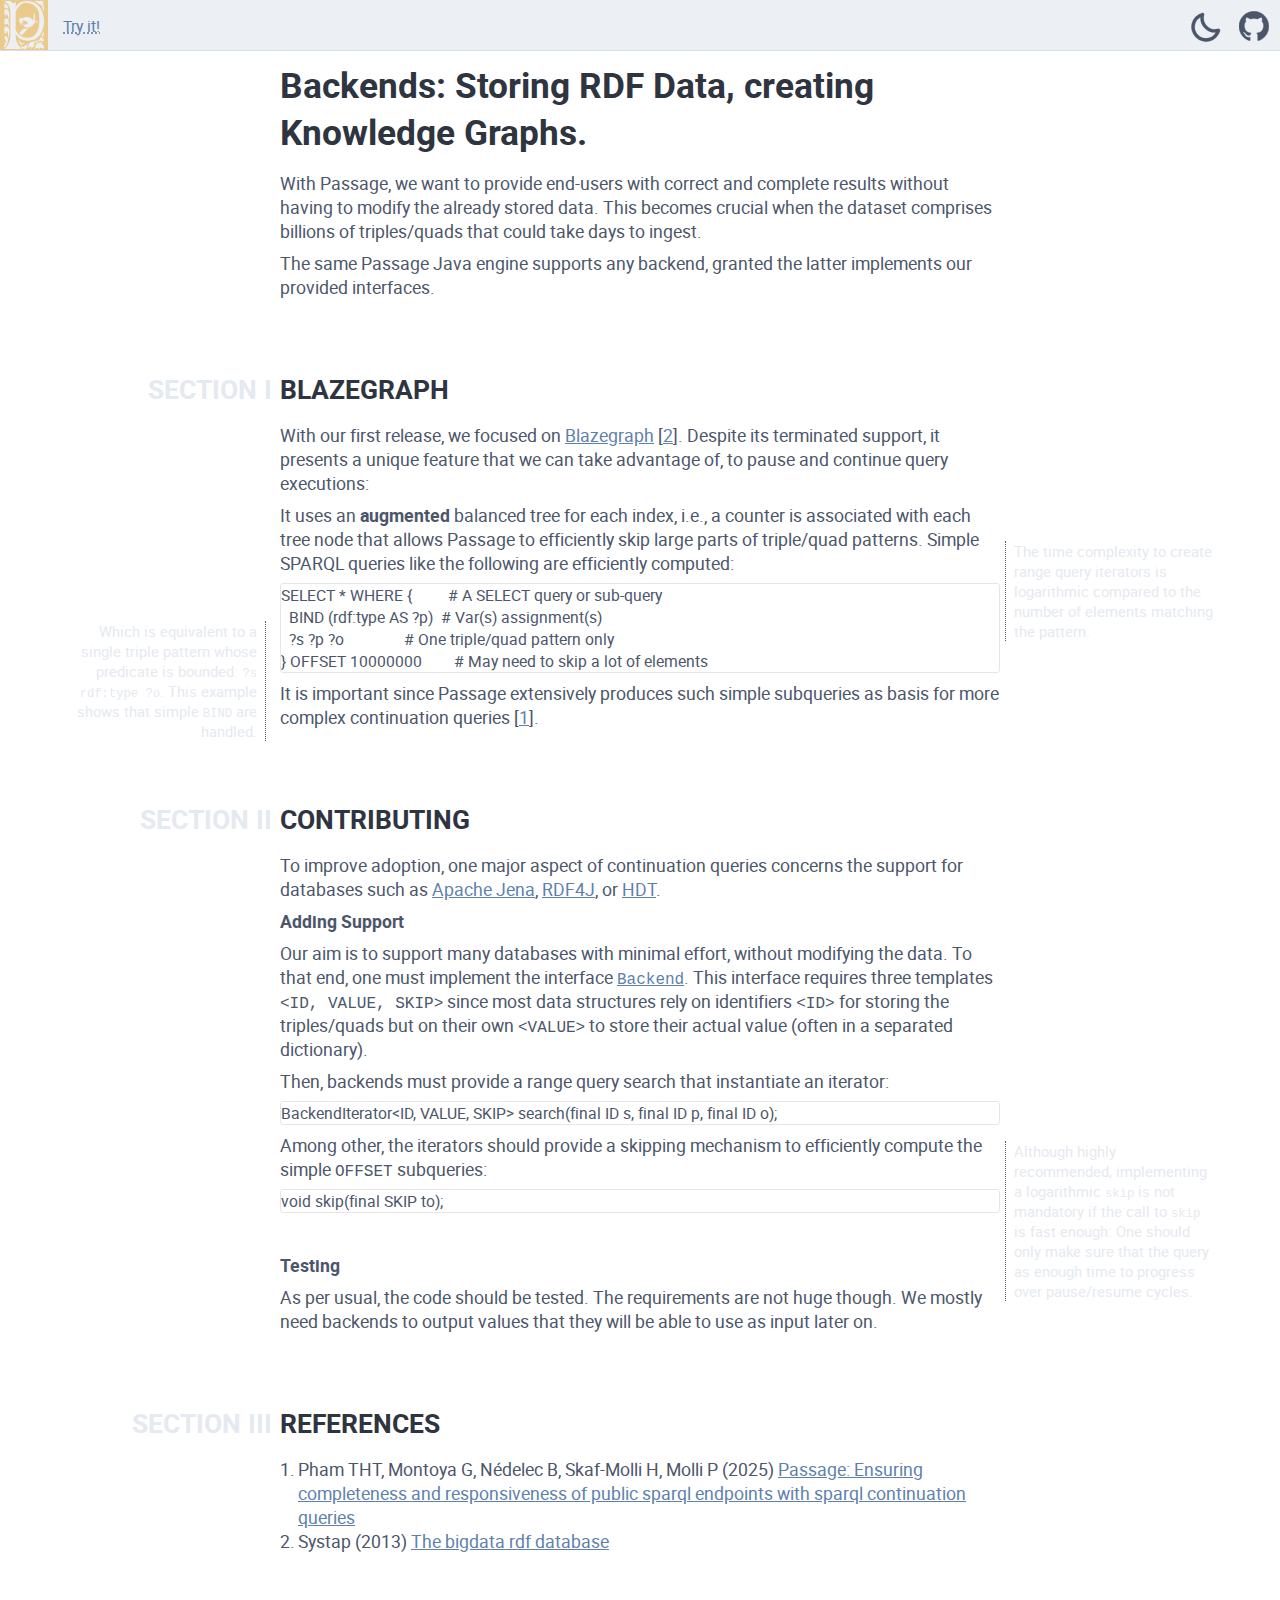
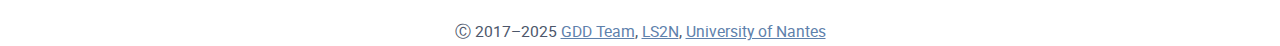
<file: doc/passage-backends.html>
<!DOCTYPE html>
<html lang="en">
<head>
<!-- 2025-05-27 Tue 09:07 -->
<meta charset="utf-8" />
<meta name="viewport" content="width=device-width, initial-scale=1" />
<title>Passage's Homepage</title>
<meta name="author" content="chat-wane" />
<meta name="generator" content="Org Mode" />
<style>
  #content { max-width: 60em; margin: auto; }
  .title  { text-align: center;
             margin-bottom: .2em; }
  .subtitle { text-align: center;
              font-size: medium;
              font-weight: bold;
              margin-top:0; }
  .todo   { font-family: monospace; color: red; }
  .done   { font-family: monospace; color: green; }
  .priority { font-family: monospace; color: orange; }
  .tag    { background-color: #eee; font-family: monospace;
            padding: 2px; font-size: 80%; font-weight: normal; }
  .timestamp { color: #bebebe; }
  .timestamp-kwd { color: #5f9ea0; }
  .org-right  { margin-left: auto; margin-right: 0px;  text-align: right; }
  .org-left   { margin-left: 0px;  margin-right: auto; text-align: left; }
  .org-center { margin-left: auto; margin-right: auto; text-align: center; }
  .underline { text-decoration: underline; }
  #postamble p, #preamble p { font-size: 90%; margin: .2em; }
  p.verse { margin-left: 3%; }
  pre {
    border: 1px solid #e6e6e6;
    border-radius: 3px;
    background-color: #f2f2f2;
    padding: 8pt;
    font-family: monospace;
    overflow: auto;
    margin: 1.2em;
  }
  pre.src {
    position: relative;
    overflow: auto;
  }
  pre.src:before {
    display: none;
    position: absolute;
    top: -8px;
    right: 12px;
    padding: 3px;
    color: #555;
    background-color: #f2f2f299;
  }
  pre.src:hover:before { display: inline; margin-top: 14px;}
  /* Languages per Org manual */
  pre.src-asymptote:before { content: 'Asymptote'; }
  pre.src-awk:before { content: 'Awk'; }
  pre.src-authinfo::before { content: 'Authinfo'; }
  pre.src-C:before { content: 'C'; }
  /* pre.src-C++ doesn't work in CSS */
  pre.src-clojure:before { content: 'Clojure'; }
  pre.src-css:before { content: 'CSS'; }
  pre.src-D:before { content: 'D'; }
  pre.src-ditaa:before { content: 'ditaa'; }
  pre.src-dot:before { content: 'Graphviz'; }
  pre.src-calc:before { content: 'Emacs Calc'; }
  pre.src-emacs-lisp:before { content: 'Emacs Lisp'; }
  pre.src-fortran:before { content: 'Fortran'; }
  pre.src-gnuplot:before { content: 'gnuplot'; }
  pre.src-haskell:before { content: 'Haskell'; }
  pre.src-hledger:before { content: 'hledger'; }
  pre.src-java:before { content: 'Java'; }
  pre.src-js:before { content: 'Javascript'; }
  pre.src-latex:before { content: 'LaTeX'; }
  pre.src-ledger:before { content: 'Ledger'; }
  pre.src-lisp:before { content: 'Lisp'; }
  pre.src-lilypond:before { content: 'Lilypond'; }
  pre.src-lua:before { content: 'Lua'; }
  pre.src-matlab:before { content: 'MATLAB'; }
  pre.src-mscgen:before { content: 'Mscgen'; }
  pre.src-ocaml:before { content: 'Objective Caml'; }
  pre.src-octave:before { content: 'Octave'; }
  pre.src-org:before { content: 'Org mode'; }
  pre.src-oz:before { content: 'OZ'; }
  pre.src-plantuml:before { content: 'Plantuml'; }
  pre.src-processing:before { content: 'Processing.js'; }
  pre.src-python:before { content: 'Python'; }
  pre.src-R:before { content: 'R'; }
  pre.src-ruby:before { content: 'Ruby'; }
  pre.src-sass:before { content: 'Sass'; }
  pre.src-scheme:before { content: 'Scheme'; }
  pre.src-screen:before { content: 'Gnu Screen'; }
  pre.src-sed:before { content: 'Sed'; }
  pre.src-sh:before { content: 'shell'; }
  pre.src-sql:before { content: 'SQL'; }
  pre.src-sqlite:before { content: 'SQLite'; }
  /* additional languages in org.el's org-babel-load-languages alist */
  pre.src-forth:before { content: 'Forth'; }
  pre.src-io:before { content: 'IO'; }
  pre.src-J:before { content: 'J'; }
  pre.src-makefile:before { content: 'Makefile'; }
  pre.src-maxima:before { content: 'Maxima'; }
  pre.src-perl:before { content: 'Perl'; }
  pre.src-picolisp:before { content: 'Pico Lisp'; }
  pre.src-scala:before { content: 'Scala'; }
  pre.src-shell:before { content: 'Shell Script'; }
  pre.src-ebnf2ps:before { content: 'ebfn2ps'; }
  /* additional language identifiers per "defun org-babel-execute"
       in ob-*.el */
  pre.src-cpp:before  { content: 'C++'; }
  pre.src-abc:before  { content: 'ABC'; }
  pre.src-coq:before  { content: 'Coq'; }
  pre.src-groovy:before  { content: 'Groovy'; }
  /* additional language identifiers from org-babel-shell-names in
     ob-shell.el: ob-shell is the only babel language using a lambda to put
     the execution function name together. */
  pre.src-bash:before  { content: 'bash'; }
  pre.src-csh:before  { content: 'csh'; }
  pre.src-ash:before  { content: 'ash'; }
  pre.src-dash:before  { content: 'dash'; }
  pre.src-ksh:before  { content: 'ksh'; }
  pre.src-mksh:before  { content: 'mksh'; }
  pre.src-posh:before  { content: 'posh'; }
  /* Additional Emacs modes also supported by the LaTeX listings package */
  pre.src-ada:before { content: 'Ada'; }
  pre.src-asm:before { content: 'Assembler'; }
  pre.src-caml:before { content: 'Caml'; }
  pre.src-delphi:before { content: 'Delphi'; }
  pre.src-html:before { content: 'HTML'; }
  pre.src-idl:before { content: 'IDL'; }
  pre.src-mercury:before { content: 'Mercury'; }
  pre.src-metapost:before { content: 'MetaPost'; }
  pre.src-modula-2:before { content: 'Modula-2'; }
  pre.src-pascal:before { content: 'Pascal'; }
  pre.src-ps:before { content: 'PostScript'; }
  pre.src-prolog:before { content: 'Prolog'; }
  pre.src-simula:before { content: 'Simula'; }
  pre.src-tcl:before { content: 'tcl'; }
  pre.src-tex:before { content: 'TeX'; }
  pre.src-plain-tex:before { content: 'Plain TeX'; }
  pre.src-verilog:before { content: 'Verilog'; }
  pre.src-vhdl:before { content: 'VHDL'; }
  pre.src-xml:before { content: 'XML'; }
  pre.src-nxml:before { content: 'XML'; }
  /* add a generic configuration mode; LaTeX export needs an additional
     (add-to-list 'org-latex-listings-langs '(conf " ")) in .emacs */
  pre.src-conf:before { content: 'Configuration File'; }

  table { border-collapse:collapse; }
  caption.t-above { caption-side: top; }
  caption.t-bottom { caption-side: bottom; }
  td, th { vertical-align:top;  }
  th.org-right  { text-align: center;  }
  th.org-left   { text-align: center;   }
  th.org-center { text-align: center; }
  td.org-right  { text-align: right;  }
  td.org-left   { text-align: left;   }
  td.org-center { text-align: center; }
  dt { font-weight: bold; }
  .footpara { display: inline; }
  .footdef  { margin-bottom: 1em; }
  .figure { padding: 1em; }
  .figure p { text-align: center; }
  .equation-container {
    display: table;
    text-align: center;
    width: 100%;
  }
  .equation {
    vertical-align: middle;
  }
  .equation-label {
    display: table-cell;
    text-align: right;
    vertical-align: middle;
  }
  .inlinetask {
    padding: 10px;
    border: 2px solid gray;
    margin: 10px;
    background: #ffffcc;
  }
  #org-div-home-and-up
   { text-align: right; font-size: 70%; white-space: nowrap; }
  textarea { overflow-x: auto; }
  .linenr { font-size: smaller }
  .code-highlighted { background-color: #ffff00; }
  .org-info-js_info-navigation { border-style: none; }
  #org-info-js_console-label
    { font-size: 10px; font-weight: bold; white-space: nowrap; }
  .org-info-js_search-highlight
    { background-color: #ffff00; color: #000000; font-weight: bold; }
  .org-svg { }
</style>
<link rel="stylesheet" type="text/css" href="/css/font.css" />
<link rel="stylesheet" type="text/css" href="/css/root.css" />
<link rel="stylesheet" type="text/css" href="/css/homepage.css" />
<link rel="stylesheet" type="text/css" href="/css/code.css" />
</head>
<body>
<div id="preamble" class="status">
<div class="header-bar">
  <ul class='navigation-bar'>
    <li><a class="logo" href="/"><img src="/res/passage.svg" title="passage" width="40px"/></a></li>
    <li><a class="header_button underlined" href="https://passage-org.github.io/passage-comunica/" title="try passage x comunica">Try it!</a></li>

    <li style="float:right">
      <span class="github">
        <a href="https://github.com/passage-org" title="GitHub of passage-org">
          <!-- comes from : https://github.com/logos -->
          <svg class="logo_github" viewBox="0 0 98 96" width="30" height="30" xmlns="http://www.w3.org/2000/svg"><path fill-rule="evenodd" clip-rule="evenodd" d="M48.854 0C21.839 0 0 22 0 49.217c0 21.756 13.993 40.172 33.405 46.69 2.427.49 3.316-1.059 3.316-2.362 0-1.141-.08-5.052-.08-9.127-13.59 2.934-16.42-5.867-16.42-5.867-2.184-5.704-5.42-7.17-5.42-7.17-4.448-3.015.324-3.015.324-3.015 4.934.326 7.523 5.052 7.523 5.052 4.367 7.496 11.404 5.378 14.235 4.074.404-3.178 1.699-5.378 3.074-6.6-10.839-1.141-22.243-5.378-22.243-24.283 0-5.378 1.94-9.778 5.014-13.2-.485-1.222-2.184-6.275.486-13.038 0 0 4.125-1.304 13.426 5.052a46.97 46.97 0 0 1 12.214-1.63c4.125 0 8.33.571 12.213 1.63 9.302-6.356 13.427-5.052 13.427-5.052 2.67 6.763.97 11.816.485 13.038 3.155 3.422 5.015 7.822 5.015 13.2 0 18.905-11.404 23.06-22.324 24.283 1.78 1.548 3.316 4.481 3.316 9.126 0 6.6-.08 11.897-.08 13.526 0 1.304.89 2.853 3.316 2.364 19.412-6.52 33.405-24.935 33.405-46.691C97.707 22 75.788 0 48.854 0z"/></svg>
        </a>
      </span>
    </li>
    
    <li style="float:right">
      <input id="dark-light-toggle" name="dark-light-toggle" style="display:none" type="checkbox" />
      <a href="#" onclick="document.getElementById('dark-light-toggle').checked = !document.getElementById('dark-light-toggle').checked" class="about" title="Toggle dark/light mode">
        <!-- comes from https://www.svgrepo.com/svg/362877/moon-bold licensed MIT, from phosphor-->
        <svg class="logo_about" viewBox="0 0 256 256" xmlns="http://www.w3.org/2000/svg" width="36" height="36">
          <g><path d="M228.13086,149.11719A12.00407,12.00407,0,0,0,213.168,141.165,80.03157,80.03157,0,0,1,114.85742,42.75,12.00191,12.00191,0,0,0,99.939,27.833,104.01378,104.01378,0,1,0,228.18555,155.99512,12.00185,12.00185,0,0,0,228.13086,149.11719ZM128,208A80.01075,80.01075,0,0,1,88.14551,58.61719a103.98165,103.98165,0,0,0,109.2373,109.2373A80.31015,80.31015,0,0,1,128,208Z"></path></g>
        </svg>
      </a>
    </li>
    
  </ul>
</div>
</div>
<div id="content" class="content">
<h1 class="title">Passage's Homepage</h1>
<h1>Backends: Storing RDF Data, creating Knowledge Graphs.</h1>

<p>
With Passage, we want to provide end-users with correct and
complete results without having to modify the already stored
data. This becomes crucial when the dataset comprises billions of
triples/quads that could take days to ingest.
</p>

<p>
The same Passage Java engine supports any backend, granted the
latter implements our provided interfaces.
</p>

<div id="outline-container-orgc93cf3b" class="outline-2">
<h2 id="orgc93cf3b">Blazegraph</h2>
<div class="outline-text-2" id="text-orgc93cf3b">
<p>
With our first release, we focused on <a href="https://blazegraph.com/">Blazegraph</a>
[<a href="#citeproc_bib_item_2">2</a>]. Despite its terminated support, it presents a
unique feature that we can take advantage of, to pause and continue
query executions:
</p>

<p>
It uses an <b>augmented</b> balanced tree for each index, i.e., a counter
is associated with each tree node that allows Passage to
efficiently skip large parts of triple/quad patterns. Simple SPARQL
queries like the following are efficiently computed:
</p>
<div class="right-comment" id="org0800db9">
<p>
The time complexity to create range query iterators is logarithmic
compared to the number of elements matching the pattern.
</p>

</div>

<div class="org-src-container">
<pre class="src src-sparql"><span class="org-keyword">SELECT</span> * <span class="org-keyword">WHERE</span> {         <span class="org-comment"># A SELECT query or sub-query</span>
  <span class="org-keyword">BIND</span> (rdf:type <span class="org-keyword">AS</span> <span class="org-variable-name">?p</span>)  <span class="org-comment"># Var(s) assignment(s)</span>
  <span class="org-variable-name">?s</span> <span class="org-variable-name">?p</span> <span class="org-variable-name">?o</span>               <span class="org-comment"># One triple/quad pattern only</span>
} <span class="org-keyword">OFFSET</span> 10000000        <span class="org-comment"># May need to skip a lot of elements</span>
</pre>
</div>
<div class="left-comment" id="org5ca20a0">
<p>
Which is equivalent to a single triple pattern whose predicate
is bounded: <code>?s rdf:type ?o</code>. This example shows that simple <code>BIND</code>
are handled.
</p>

</div>

<p>
It is important since Passage extensively produces such simple
subqueries as basis for more complex continuation queries
[<a href="#citeproc_bib_item_1">1</a>].
</p>
</div>
</div>


<div id="outline-container-contributing" class="outline-2">
<h2 id="contributing">Contributing</h2>
<div class="outline-text-2" id="text-contributing">
<p>
To improve adoption, one major aspect of continuation queries concerns
the support for databases such as <a href="https://jena.apache.org/">Apache Jena</a>, <a href="https://rdf4j.org/">RDF4J</a>, or <a href="https://www.rdfhdt.org/">HDT</a>.
</p>
</div>

<div id="outline-container-org283e796" class="outline-4">
<h4 id="org283e796">Adding Support</h4>
<div class="outline-text-4" id="text-org283e796">
<p>
Our aim is to support many databases with minimal effort, without
modifying the data. To that end, one must implement the interface
<a href="https://github.com/passage-org/passage/blob/main/passage-commons/src/main/java/fr/gdd/passage/commons/interfaces/Backend.java"><code>Backend</code></a>. This interface requires three templates <code>&lt;ID, VALUE, SKIP&gt;</code>
since most data structures rely on identifiers <code>&lt;ID&gt;</code> for storing the
triples/quads but on their own <code>&lt;VALUE&gt;</code> to store their actual value
(often in a separated dictionary).
</p>

<p>
Then, backends must provide a range query search that instantiate an
iterator:
</p>
<div class="org-src-container">
<pre class="src src-java"><span class="org-type">BackendIterator</span>&lt;<span class="org-type">ID</span>, <span class="org-type">VALUE</span>, <span class="org-type">SKIP</span>&gt; <span class="org-function-name">search</span>(<span class="org-keyword">final</span> <span class="org-type">ID</span> <span class="org-variable-name">s</span>, <span class="org-keyword">final</span> <span class="org-type">ID</span> <span class="org-variable-name">p</span>, <span class="org-keyword">final</span> <span class="org-type">ID</span> <span class="org-variable-name">o</span>);
</pre>
</div>

<p>
Among other, the iterators should provide a skipping mechanism to
efficiently compute the simple <code>OFFSET</code> subqueries:
</p>
<div class="org-src-container">
<pre class="src src-java"><span class="org-type">void</span> <span class="org-function-name">skip</span>(<span class="org-keyword">final</span> <span class="org-type">SKIP</span> <span class="org-variable-name">to</span>);
</pre>
</div>
<div class="right-comment" id="orgfae5d30">
<p>
Although highly recommended, implementing a logarithmic <code>skip</code> is not
mandatory if the call to <code>skip</code> is fast enough: One should only make
sure that the query as enough time to progress over pause/resume cycles.
</p>

</div>

<p>
 <br/> 
</p>
</div>
</div>

<div id="outline-container-org9ac9591" class="outline-4">
<h4 id="org9ac9591">Testing</h4>
<div class="outline-text-4" id="text-org9ac9591">
<p>
As per usual, the code should be tested. The requirements are not huge
though. We mostly need backends to output values that they will be
able to use as input later on.
</p>
</div>
</div>
</div>

<div id="outline-container-org3555640" class="outline-2">
<h2 id="org3555640">References</h2>
<div class="outline-text-2" id="text-org3555640">
<style>.csl-left-margin{float: left; padding-right: 0em;}
 .csl-right-inline{margin: 0 0 0 1em;}</style><div class="csl-bib-body">
  <div class="csl-entry"><a id="citeproc_bib_item_1"></a>
    <div class="csl-left-margin">1. </div><div class="csl-right-inline">Pham THT, Montoya G, Nédelec B, Skaf-Molli H, Molli P (2025) <a href="https://doi.org/10.1145/3696410.3714757">Passage: Ensuring completeness and responsiveness of public sparql endpoints with sparql continuation queries</a></div>
  </div>
  <div class="csl-entry"><a id="citeproc_bib_item_2"></a>
    <div class="csl-left-margin">2. </div><div class="csl-right-inline">Systap (2013) <a href="https://blazegraph.com/docs/bigdata_architecture_whitepaper.pdf">The bigdata rdf database</a></div>
  </div>
</div>
</div>
</div>
</div>
<div id="postamble" class="status">
<p class="text-center">
  Ⓒ 2017–2025
  <a href="https://sites.google.com/site/gddlina/">GDD Team</a>,
  <a href="https://www.ls2n.fr?lang=en">LS2N</a>,
  <a href="http://www.univ-nantes.fr/">University of Nantes</a>
</p>
</div>
</body>
</html>
</file>
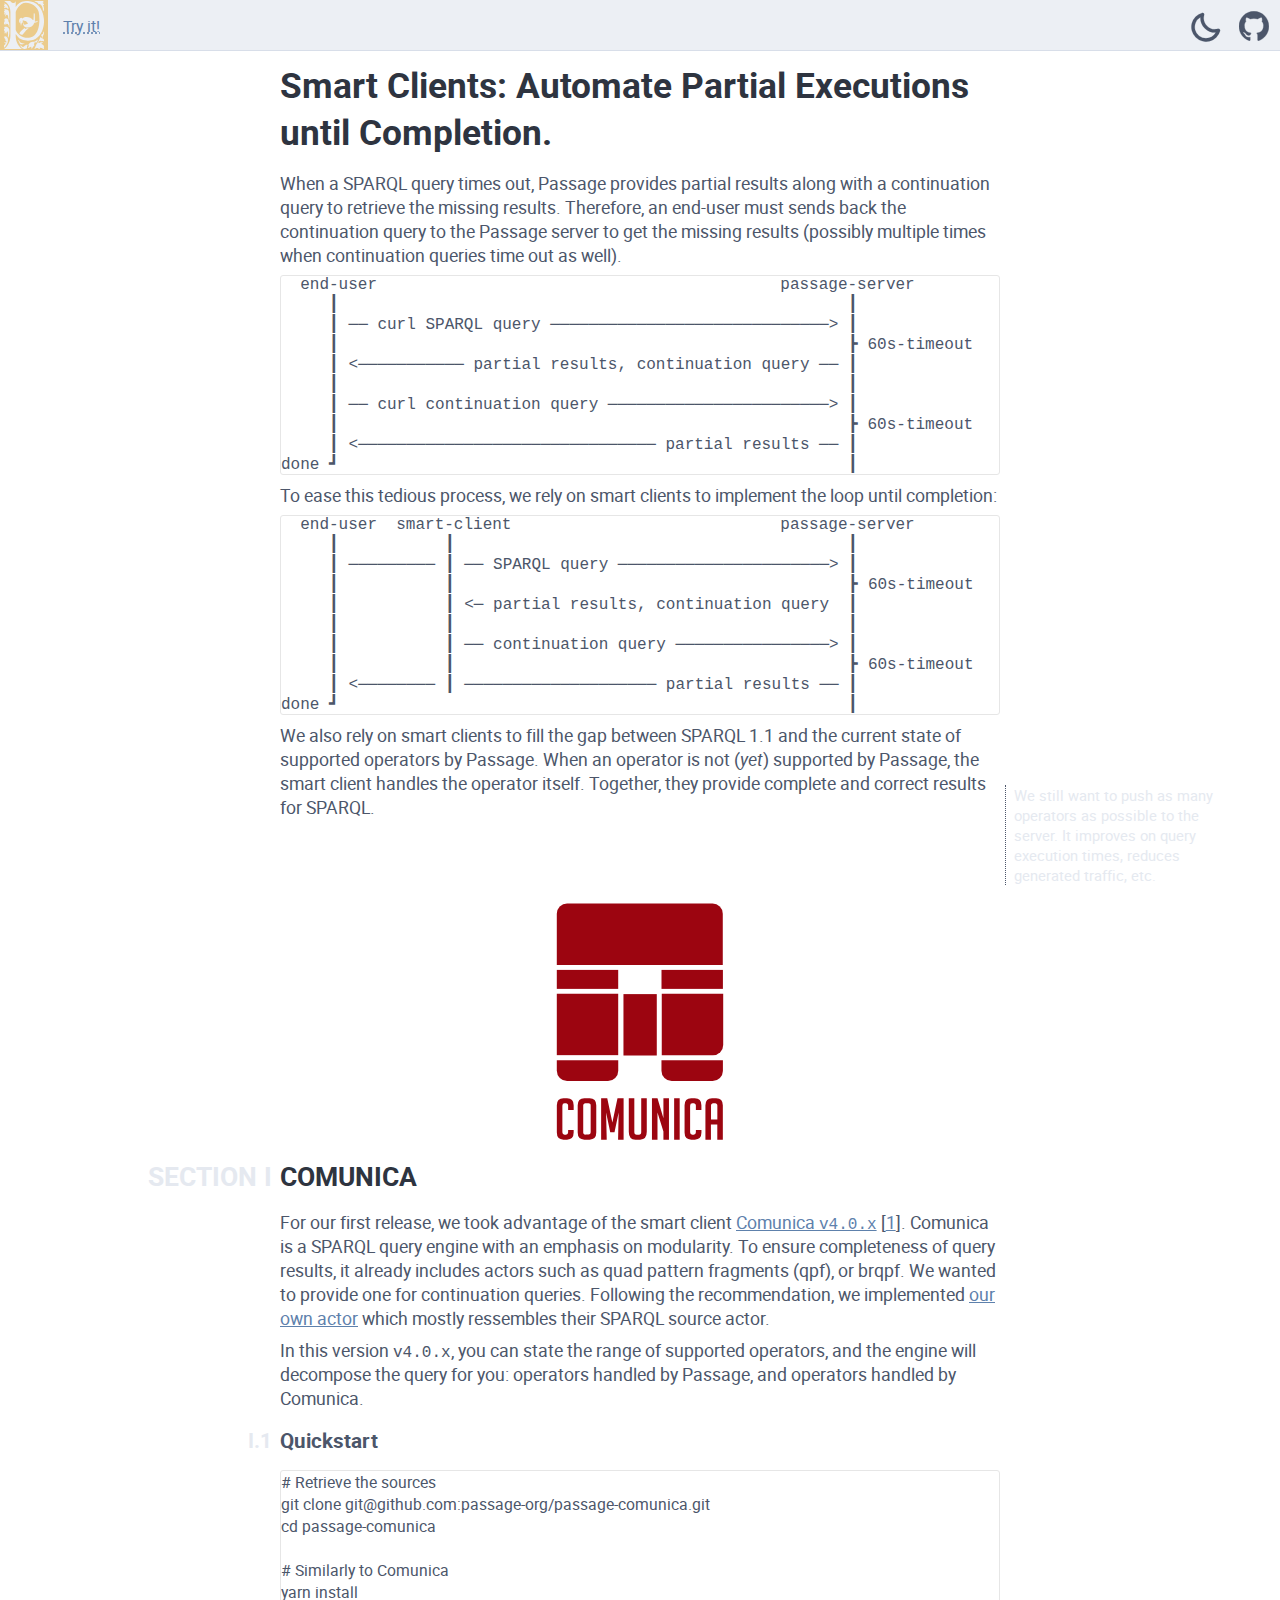
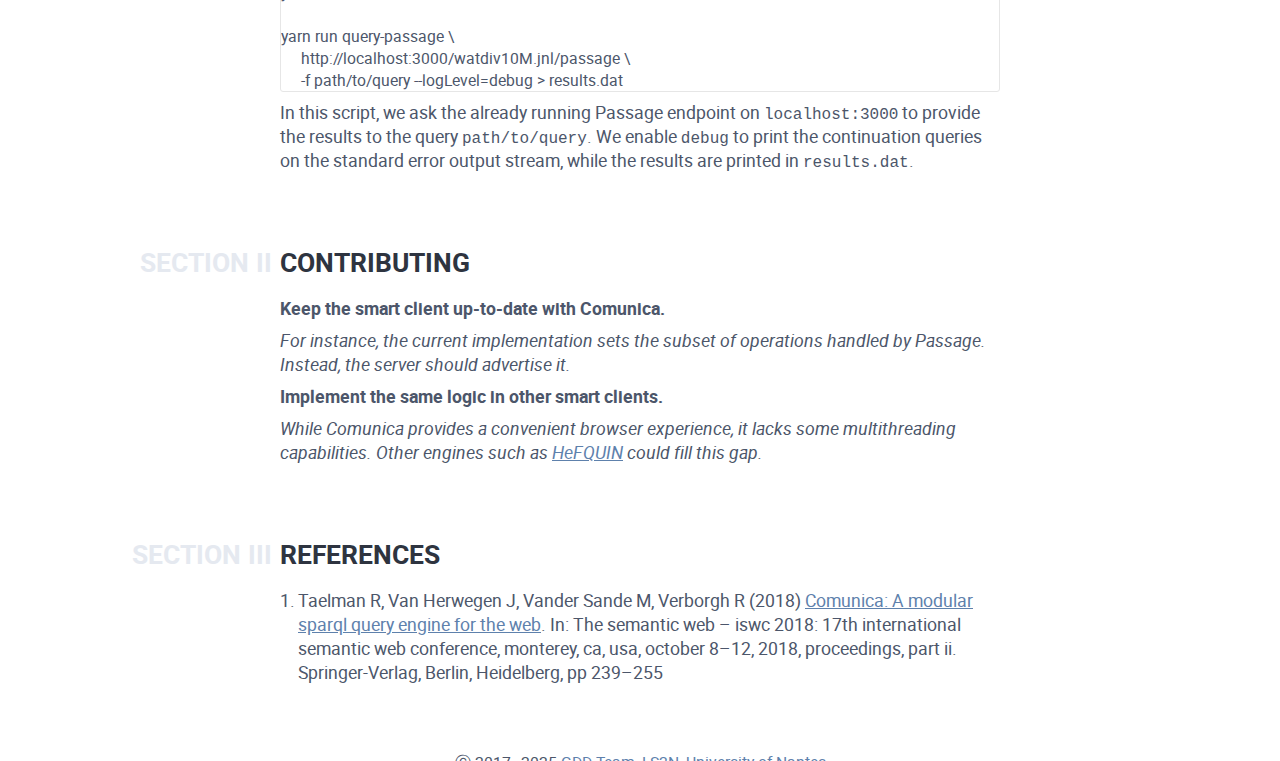
<file: doc/passage-clients.html>
<!DOCTYPE html>
<html lang="en">
<head>
<!-- 2025-05-27 Tue 16:01 -->
<meta charset="utf-8" />
<meta name="viewport" content="width=device-width, initial-scale=1" />
<title>Passage's Homepage</title>
<meta name="author" content="chat-wane" />
<meta name="generator" content="Org Mode" />
<style>
  #content { max-width: 60em; margin: auto; }
  .title  { text-align: center;
             margin-bottom: .2em; }
  .subtitle { text-align: center;
              font-size: medium;
              font-weight: bold;
              margin-top:0; }
  .todo   { font-family: monospace; color: red; }
  .done   { font-family: monospace; color: green; }
  .priority { font-family: monospace; color: orange; }
  .tag    { background-color: #eee; font-family: monospace;
            padding: 2px; font-size: 80%; font-weight: normal; }
  .timestamp { color: #bebebe; }
  .timestamp-kwd { color: #5f9ea0; }
  .org-right  { margin-left: auto; margin-right: 0px;  text-align: right; }
  .org-left   { margin-left: 0px;  margin-right: auto; text-align: left; }
  .org-center { margin-left: auto; margin-right: auto; text-align: center; }
  .underline { text-decoration: underline; }
  #postamble p, #preamble p { font-size: 90%; margin: .2em; }
  p.verse { margin-left: 3%; }
  pre {
    border: 1px solid #e6e6e6;
    border-radius: 3px;
    background-color: #f2f2f2;
    padding: 8pt;
    font-family: monospace;
    overflow: auto;
    margin: 1.2em;
  }
  pre.src {
    position: relative;
    overflow: auto;
  }
  pre.src:before {
    display: none;
    position: absolute;
    top: -8px;
    right: 12px;
    padding: 3px;
    color: #555;
    background-color: #f2f2f299;
  }
  pre.src:hover:before { display: inline; margin-top: 14px;}
  /* Languages per Org manual */
  pre.src-asymptote:before { content: 'Asymptote'; }
  pre.src-awk:before { content: 'Awk'; }
  pre.src-authinfo::before { content: 'Authinfo'; }
  pre.src-C:before { content: 'C'; }
  /* pre.src-C++ doesn't work in CSS */
  pre.src-clojure:before { content: 'Clojure'; }
  pre.src-css:before { content: 'CSS'; }
  pre.src-D:before { content: 'D'; }
  pre.src-ditaa:before { content: 'ditaa'; }
  pre.src-dot:before { content: 'Graphviz'; }
  pre.src-calc:before { content: 'Emacs Calc'; }
  pre.src-emacs-lisp:before { content: 'Emacs Lisp'; }
  pre.src-fortran:before { content: 'Fortran'; }
  pre.src-gnuplot:before { content: 'gnuplot'; }
  pre.src-haskell:before { content: 'Haskell'; }
  pre.src-hledger:before { content: 'hledger'; }
  pre.src-java:before { content: 'Java'; }
  pre.src-js:before { content: 'Javascript'; }
  pre.src-latex:before { content: 'LaTeX'; }
  pre.src-ledger:before { content: 'Ledger'; }
  pre.src-lisp:before { content: 'Lisp'; }
  pre.src-lilypond:before { content: 'Lilypond'; }
  pre.src-lua:before { content: 'Lua'; }
  pre.src-matlab:before { content: 'MATLAB'; }
  pre.src-mscgen:before { content: 'Mscgen'; }
  pre.src-ocaml:before { content: 'Objective Caml'; }
  pre.src-octave:before { content: 'Octave'; }
  pre.src-org:before { content: 'Org mode'; }
  pre.src-oz:before { content: 'OZ'; }
  pre.src-plantuml:before { content: 'Plantuml'; }
  pre.src-processing:before { content: 'Processing.js'; }
  pre.src-python:before { content: 'Python'; }
  pre.src-R:before { content: 'R'; }
  pre.src-ruby:before { content: 'Ruby'; }
  pre.src-sass:before { content: 'Sass'; }
  pre.src-scheme:before { content: 'Scheme'; }
  pre.src-screen:before { content: 'Gnu Screen'; }
  pre.src-sed:before { content: 'Sed'; }
  pre.src-sh:before { content: 'shell'; }
  pre.src-sql:before { content: 'SQL'; }
  pre.src-sqlite:before { content: 'SQLite'; }
  /* additional languages in org.el's org-babel-load-languages alist */
  pre.src-forth:before { content: 'Forth'; }
  pre.src-io:before { content: 'IO'; }
  pre.src-J:before { content: 'J'; }
  pre.src-makefile:before { content: 'Makefile'; }
  pre.src-maxima:before { content: 'Maxima'; }
  pre.src-perl:before { content: 'Perl'; }
  pre.src-picolisp:before { content: 'Pico Lisp'; }
  pre.src-scala:before { content: 'Scala'; }
  pre.src-shell:before { content: 'Shell Script'; }
  pre.src-ebnf2ps:before { content: 'ebfn2ps'; }
  /* additional language identifiers per "defun org-babel-execute"
       in ob-*.el */
  pre.src-cpp:before  { content: 'C++'; }
  pre.src-abc:before  { content: 'ABC'; }
  pre.src-coq:before  { content: 'Coq'; }
  pre.src-groovy:before  { content: 'Groovy'; }
  /* additional language identifiers from org-babel-shell-names in
     ob-shell.el: ob-shell is the only babel language using a lambda to put
     the execution function name together. */
  pre.src-bash:before  { content: 'bash'; }
  pre.src-csh:before  { content: 'csh'; }
  pre.src-ash:before  { content: 'ash'; }
  pre.src-dash:before  { content: 'dash'; }
  pre.src-ksh:before  { content: 'ksh'; }
  pre.src-mksh:before  { content: 'mksh'; }
  pre.src-posh:before  { content: 'posh'; }
  /* Additional Emacs modes also supported by the LaTeX listings package */
  pre.src-ada:before { content: 'Ada'; }
  pre.src-asm:before { content: 'Assembler'; }
  pre.src-caml:before { content: 'Caml'; }
  pre.src-delphi:before { content: 'Delphi'; }
  pre.src-html:before { content: 'HTML'; }
  pre.src-idl:before { content: 'IDL'; }
  pre.src-mercury:before { content: 'Mercury'; }
  pre.src-metapost:before { content: 'MetaPost'; }
  pre.src-modula-2:before { content: 'Modula-2'; }
  pre.src-pascal:before { content: 'Pascal'; }
  pre.src-ps:before { content: 'PostScript'; }
  pre.src-prolog:before { content: 'Prolog'; }
  pre.src-simula:before { content: 'Simula'; }
  pre.src-tcl:before { content: 'tcl'; }
  pre.src-tex:before { content: 'TeX'; }
  pre.src-plain-tex:before { content: 'Plain TeX'; }
  pre.src-verilog:before { content: 'Verilog'; }
  pre.src-vhdl:before { content: 'VHDL'; }
  pre.src-xml:before { content: 'XML'; }
  pre.src-nxml:before { content: 'XML'; }
  /* add a generic configuration mode; LaTeX export needs an additional
     (add-to-list 'org-latex-listings-langs '(conf " ")) in .emacs */
  pre.src-conf:before { content: 'Configuration File'; }

  table { border-collapse:collapse; }
  caption.t-above { caption-side: top; }
  caption.t-bottom { caption-side: bottom; }
  td, th { vertical-align:top;  }
  th.org-right  { text-align: center;  }
  th.org-left   { text-align: center;   }
  th.org-center { text-align: center; }
  td.org-right  { text-align: right;  }
  td.org-left   { text-align: left;   }
  td.org-center { text-align: center; }
  dt { font-weight: bold; }
  .footpara { display: inline; }
  .footdef  { margin-bottom: 1em; }
  .figure { padding: 1em; }
  .figure p { text-align: center; }
  .equation-container {
    display: table;
    text-align: center;
    width: 100%;
  }
  .equation {
    vertical-align: middle;
  }
  .equation-label {
    display: table-cell;
    text-align: right;
    vertical-align: middle;
  }
  .inlinetask {
    padding: 10px;
    border: 2px solid gray;
    margin: 10px;
    background: #ffffcc;
  }
  #org-div-home-and-up
   { text-align: right; font-size: 70%; white-space: nowrap; }
  textarea { overflow-x: auto; }
  .linenr { font-size: smaller }
  .code-highlighted { background-color: #ffff00; }
  .org-info-js_info-navigation { border-style: none; }
  #org-info-js_console-label
    { font-size: 10px; font-weight: bold; white-space: nowrap; }
  .org-info-js_search-highlight
    { background-color: #ffff00; color: #000000; font-weight: bold; }
  .org-svg { }
</style>
<link rel="stylesheet" type="text/css" href="/css/font.css" />
<link rel="stylesheet" type="text/css" href="/css/root.css" />
<link rel="stylesheet" type="text/css" href="/css/homepage.css" />
<link rel="stylesheet" type="text/css" href="/css/code.css" />
</head>
<body>
<div id="preamble" class="status">
<div class="header-bar">
  <ul class='navigation-bar'>
    <li><a class="logo" href="/"><img src="/res/passage.svg" title="passage" width="40px"/></a></li>
    <li><a class="header_button underlined" href="https://passage-org.github.io/passage-comunica/" title="try passage x comunica">Try it!</a></li>

    <li style="float:right">
      <span class="github">
        <a href="https://github.com/passage-org" title="GitHub of passage-org">
          <!-- comes from : https://github.com/logos -->
          <svg class="logo_github" viewBox="0 0 98 96" width="30" height="30" xmlns="http://www.w3.org/2000/svg"><path fill-rule="evenodd" clip-rule="evenodd" d="M48.854 0C21.839 0 0 22 0 49.217c0 21.756 13.993 40.172 33.405 46.69 2.427.49 3.316-1.059 3.316-2.362 0-1.141-.08-5.052-.08-9.127-13.59 2.934-16.42-5.867-16.42-5.867-2.184-5.704-5.42-7.17-5.42-7.17-4.448-3.015.324-3.015.324-3.015 4.934.326 7.523 5.052 7.523 5.052 4.367 7.496 11.404 5.378 14.235 4.074.404-3.178 1.699-5.378 3.074-6.6-10.839-1.141-22.243-5.378-22.243-24.283 0-5.378 1.94-9.778 5.014-13.2-.485-1.222-2.184-6.275.486-13.038 0 0 4.125-1.304 13.426 5.052a46.97 46.97 0 0 1 12.214-1.63c4.125 0 8.33.571 12.213 1.63 9.302-6.356 13.427-5.052 13.427-5.052 2.67 6.763.97 11.816.485 13.038 3.155 3.422 5.015 7.822 5.015 13.2 0 18.905-11.404 23.06-22.324 24.283 1.78 1.548 3.316 4.481 3.316 9.126 0 6.6-.08 11.897-.08 13.526 0 1.304.89 2.853 3.316 2.364 19.412-6.52 33.405-24.935 33.405-46.691C97.707 22 75.788 0 48.854 0z"/></svg>
        </a>
      </span>
    </li>
    
    <li style="float:right">
      <input id="dark-light-toggle" name="dark-light-toggle" style="display:none" type="checkbox" />
      <a href="#" onclick="document.getElementById('dark-light-toggle').checked = !document.getElementById('dark-light-toggle').checked" class="about" title="Toggle dark/light mode">
        <!-- comes from https://www.svgrepo.com/svg/362877/moon-bold licensed MIT, from phosphor-->
        <svg class="logo_about" viewBox="0 0 256 256" xmlns="http://www.w3.org/2000/svg" width="36" height="36">
          <g><path d="M228.13086,149.11719A12.00407,12.00407,0,0,0,213.168,141.165,80.03157,80.03157,0,0,1,114.85742,42.75,12.00191,12.00191,0,0,0,99.939,27.833,104.01378,104.01378,0,1,0,228.18555,155.99512,12.00185,12.00185,0,0,0,228.13086,149.11719ZM128,208A80.01075,80.01075,0,0,1,88.14551,58.61719a103.98165,103.98165,0,0,0,109.2373,109.2373A80.31015,80.31015,0,0,1,128,208Z"></path></g>
        </svg>
      </a>
    </li>
    
  </ul>
</div>
</div>
<div id="content" class="content">
<h1 class="title">Passage's Homepage</h1>
<h1>Smart Clients: Automate Partial Executions until Completion.</h1>


<p>
When a SPARQL query times out, Passage provides partial results
along with a continuation query to retrieve the missing
results. Therefore, an end-user must sends back the continuation query
to the Passage server to get the missing results (possibly
multiple times when continuation queries time out as well).
</p>

<pre class="example" id="orgb931fe7">
  end-user                                          passage-server
     ┃                                                     ┃
     ┃ ── curl SPARQL query ─────────────────────────────&gt; ┃
     ┃                                                     ┣ 60s-timeout
     ┃ &lt;─────────── partial results, continuation query ── ┃
     ┃                                                     ┃
     ┃ ── curl continuation query ───────────────────────&gt; ┃
     ┃                                                     ┣ 60s-timeout
     ┃ &lt;─────────────────────────────── partial results ── ┃
done ┛                                                     ┃
</pre>


<p>
To ease this tedious process, we rely on smart clients to implement
the loop until completion:
</p>

<pre class="example" id="org0c2c110">
  end-user  smart-client                            passage-server
     ┃           ┃                                         ┃
     ┃ ───────── ┃ ── SPARQL query ──────────────────────&gt; ┃
     ┃           ┃                                         ┣ 60s-timeout
     ┃           ┃ &lt;─ partial results, continuation query  ┃
     ┃           ┃                                         ┃
     ┃           ┃ ── continuation query ────────────────&gt; ┃
     ┃           ┃                                         ┣ 60s-timeout
     ┃ &lt;──────── ┃ ──────────────────── partial results ── ┃
done ┛                                                     ┃
</pre>


<p>
We also rely on smart clients to fill the gap between SPARQL 1.1 and
the current state of supported operators by Passage. When an
operator is not (<i>yet</i>) supported by Passage, the smart client
handles the operator itself. Together, they provide complete and
correct results for SPARQL.
</p>
<div class="right-comment" id="org60dbc90">
<p>
We still want to push as many operators as possible to the server. It
improves on query execution times, reduces generated traffic, etc.
</p>

</div>


<div class='table-logo-container' style='margin-bottom: -90px'>
<table class='table-logo'>
<tbody>
<tr>
<td><img class="table-logo" src="/res/comunica.svg" /></td>
</tr>
</tbody>
</table>
</div>

<div id="outline-container-orgb565e47" class="outline-2">
<h2 id="orgb565e47">Comunica</h2>
<div class="outline-text-2" id="text-orgb565e47">
<p>
For our first release, we took advantage of the smart client <a href="https://comunica.dev/">Comunica
<code>v4.0.x</code></a> [<a href="#citeproc_bib_item_1">1</a>].  Comunica is a SPARQL
query engine with an emphasis on modularity. To ensure completeness of
query results, it already includes actors such as quad pattern
fragments (qpf), or brqpf. We wanted to provide one for continuation
queries. Following the recommendation, we implemented <a href="https://github.com/passage-org/passage-comunica/tree/main/packages/actor-query-source-identify-hypermedia-passage">our own actor</a>
which mostly ressembles their SPARQL source actor.
</p>

<p>
In this version <code>v4.0.x</code>, you can state the range of supported
operators, and the engine will decompose the query for you: operators
handled by Passage, and operators handled by Comunica.
</p>
</div>

<div id="outline-container-orgfe1e2f4" class="outline-3">
<h3 id="orgfe1e2f4">Quickstart</h3>
<div class="outline-text-3" id="text-orgfe1e2f4">
<div class="org-src-container">
<pre class="src src-shell"><span class="org-comment-delimiter"># </span><span class="org-comment">Retrieve the sources</span>
git clone git@github.com:passage-org/passage-comunica.git
<span class="org-builtin">cd</span> passage-comunica

<span class="org-comment-delimiter"># </span><span class="org-comment">Similarly to Comunica</span>
yarn install

yarn run query-passage <span class="org-sh-escaped-newline">\</span>
     http://localhost:3000/watdiv10M.jnl/passage <span class="org-sh-escaped-newline">\</span>
     -f path/to/query --logLevel=debug &gt; results.dat
</pre>
</div>

<p>
In this script, we ask the already running Passage endpoint on
<code>localhost:3000</code> to provide the results to the query
<code>path/to/query</code>. We enable <code>debug</code> to print the continuation queries
on the standard error output stream, while the results are printed in
<code>results.dat</code>.
</p>
</div>
</div>
</div>

<div id="outline-container-contributing" class="outline-2">
<h2 id="contributing">Contributing</h2>
<div class="outline-text-2" id="text-contributing">
</div>

<div id="outline-container-orgf37772e" class="outline-4">
<h4 id="orgf37772e">Keep the smart client up-to-date with Comunica.</h4>
<div class="outline-text-4" id="text-orgf37772e">
<p>
<i>For instance, the current implementation sets the subset of
  operations handled by Passage. Instead, the server should
  advertise it.</i>
</p>
</div>
</div>

<div id="outline-container-org9ca0245" class="outline-4">
<h4 id="org9ca0245">Implement the same logic in other smart clients.</h4>
<div class="outline-text-4" id="text-org9ca0245">
<p>
<i>While Comunica provides a convenient browser experience, it lacks
  some multithreading capabilities. Other engines such as <a href="https://github.com/LiUSemWeb/HeFQUIN">HeFQUIN</a>
  could fill this gap.</i>
</p>
</div>
</div>
</div>

<div id="outline-container-orgd9c84be" class="outline-2">
<h2 id="orgd9c84be">References</h2>
<div class="outline-text-2" id="text-orgd9c84be">
<style>.csl-left-margin{float: left; padding-right: 0em;}
 .csl-right-inline{margin: 0 0 0 1em;}</style><div class="csl-bib-body">
  <div class="csl-entry"><a id="citeproc_bib_item_1"></a>
    <div class="csl-left-margin">1. </div><div class="csl-right-inline">Taelman R, Van Herwegen J, Vander Sande M, Verborgh R (2018) <a href="https://www.researchgate.net/profile/Ruben-Taelman/publication/327708819_Comunica_A_Modular_SPARQL_Query_Engine_for_the_Web_17th_International_Semantic_Web_Conference_Monterey_CA_USA_October_8-12_2018_Proceedings_Part_II/links/652d34806725c324010c58c7/Comunica-A-Modular-SPARQL-Query-Engine-for-the-Web-17th-International-Semantic-Web-Conference-Monterey-CA-USA-October-8-12-2018-Proceedings-Part-II.pdf">Comunica: A modular sparql query engine for the web</a>. In: The semantic web – iswc 2018: 17th international semantic web conference, monterey, ca, usa, october 8–12, 2018, proceedings, part ii. Springer-Verlag, Berlin, Heidelberg, pp 239–255</div>
  </div>
</div>
</div>
</div>
</div>
<div id="postamble" class="status">
<p class="text-center">
  Ⓒ 2017–2025
  <a href="https://sites.google.com/site/gddlina/">GDD Team</a>,
  <a href="https://www.ls2n.fr?lang=en">LS2N</a>,
  <a href="http://www.univ-nantes.fr/">University of Nantes</a>
</p>
</div>
</body>
</html>
</file>
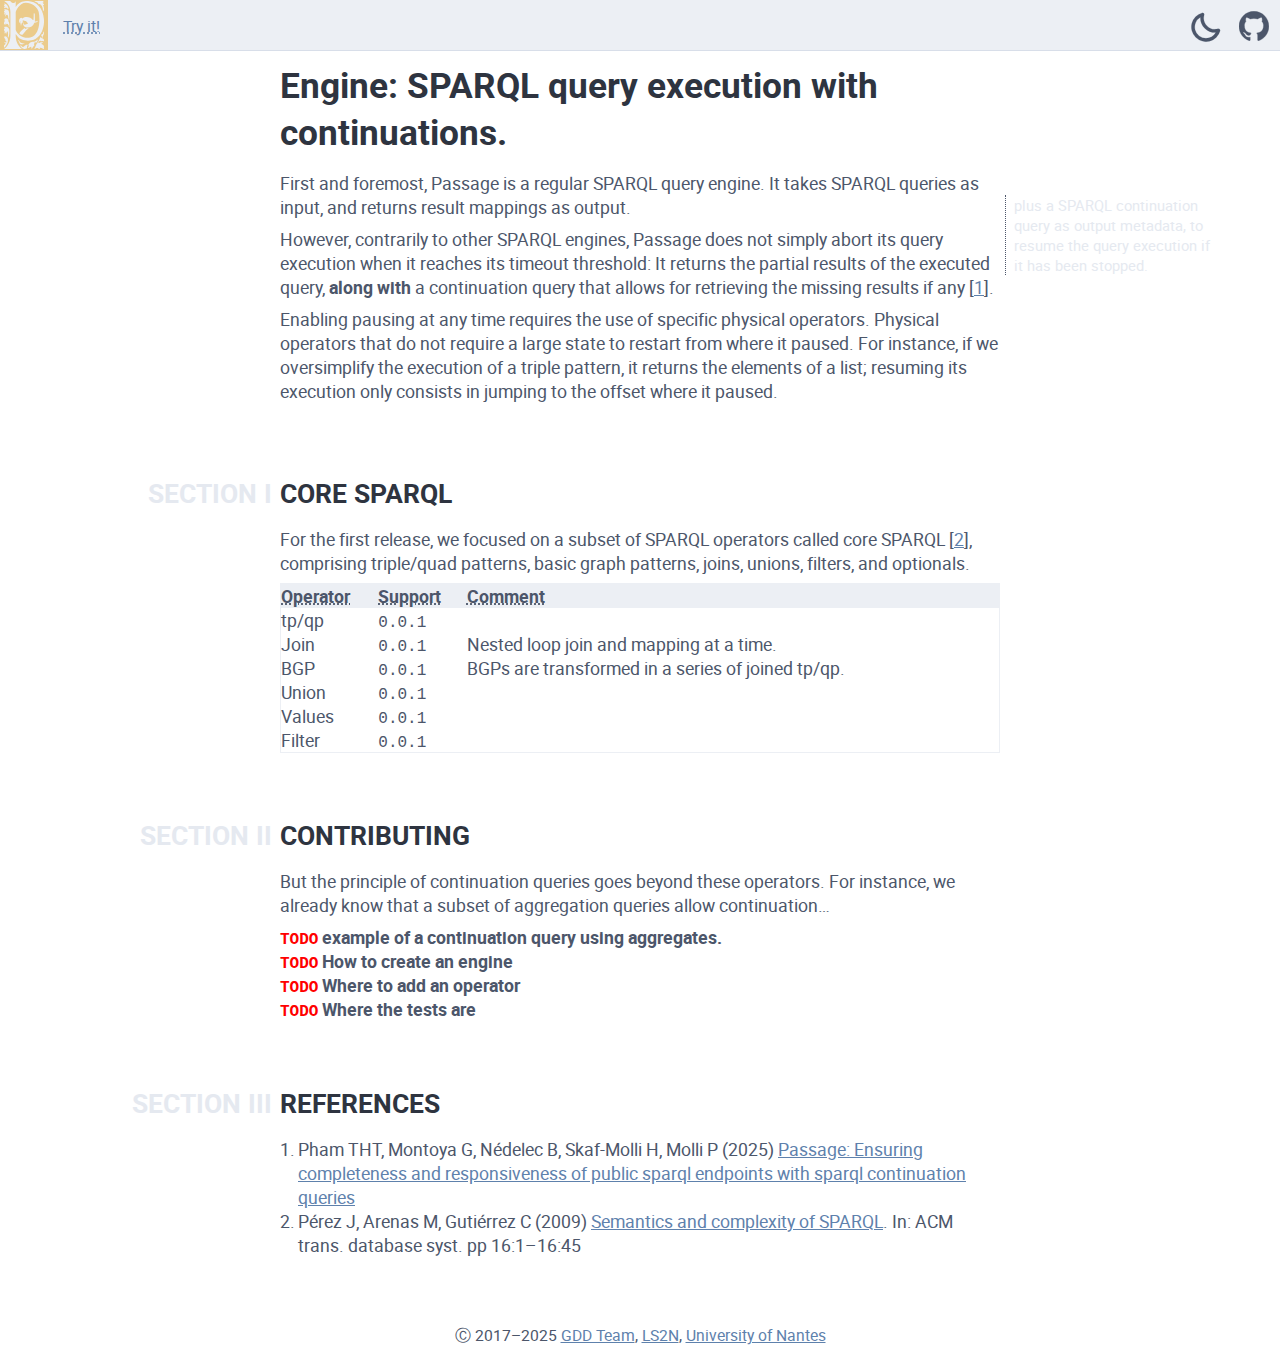
<file: doc/passage-engine.html>
<!DOCTYPE html>
<html lang="en">
<head>
<!-- 2025-05-27 Tue 16:01 -->
<meta charset="utf-8" />
<meta name="viewport" content="width=device-width, initial-scale=1" />
<title>Passage's Homepage</title>
<meta name="author" content="chat-wane" />
<meta name="generator" content="Org Mode" />
<style>
  #content { max-width: 60em; margin: auto; }
  .title  { text-align: center;
             margin-bottom: .2em; }
  .subtitle { text-align: center;
              font-size: medium;
              font-weight: bold;
              margin-top:0; }
  .todo   { font-family: monospace; color: red; }
  .done   { font-family: monospace; color: green; }
  .priority { font-family: monospace; color: orange; }
  .tag    { background-color: #eee; font-family: monospace;
            padding: 2px; font-size: 80%; font-weight: normal; }
  .timestamp { color: #bebebe; }
  .timestamp-kwd { color: #5f9ea0; }
  .org-right  { margin-left: auto; margin-right: 0px;  text-align: right; }
  .org-left   { margin-left: 0px;  margin-right: auto; text-align: left; }
  .org-center { margin-left: auto; margin-right: auto; text-align: center; }
  .underline { text-decoration: underline; }
  #postamble p, #preamble p { font-size: 90%; margin: .2em; }
  p.verse { margin-left: 3%; }
  pre {
    border: 1px solid #e6e6e6;
    border-radius: 3px;
    background-color: #f2f2f2;
    padding: 8pt;
    font-family: monospace;
    overflow: auto;
    margin: 1.2em;
  }
  pre.src {
    position: relative;
    overflow: auto;
  }
  pre.src:before {
    display: none;
    position: absolute;
    top: -8px;
    right: 12px;
    padding: 3px;
    color: #555;
    background-color: #f2f2f299;
  }
  pre.src:hover:before { display: inline; margin-top: 14px;}
  /* Languages per Org manual */
  pre.src-asymptote:before { content: 'Asymptote'; }
  pre.src-awk:before { content: 'Awk'; }
  pre.src-authinfo::before { content: 'Authinfo'; }
  pre.src-C:before { content: 'C'; }
  /* pre.src-C++ doesn't work in CSS */
  pre.src-clojure:before { content: 'Clojure'; }
  pre.src-css:before { content: 'CSS'; }
  pre.src-D:before { content: 'D'; }
  pre.src-ditaa:before { content: 'ditaa'; }
  pre.src-dot:before { content: 'Graphviz'; }
  pre.src-calc:before { content: 'Emacs Calc'; }
  pre.src-emacs-lisp:before { content: 'Emacs Lisp'; }
  pre.src-fortran:before { content: 'Fortran'; }
  pre.src-gnuplot:before { content: 'gnuplot'; }
  pre.src-haskell:before { content: 'Haskell'; }
  pre.src-hledger:before { content: 'hledger'; }
  pre.src-java:before { content: 'Java'; }
  pre.src-js:before { content: 'Javascript'; }
  pre.src-latex:before { content: 'LaTeX'; }
  pre.src-ledger:before { content: 'Ledger'; }
  pre.src-lisp:before { content: 'Lisp'; }
  pre.src-lilypond:before { content: 'Lilypond'; }
  pre.src-lua:before { content: 'Lua'; }
  pre.src-matlab:before { content: 'MATLAB'; }
  pre.src-mscgen:before { content: 'Mscgen'; }
  pre.src-ocaml:before { content: 'Objective Caml'; }
  pre.src-octave:before { content: 'Octave'; }
  pre.src-org:before { content: 'Org mode'; }
  pre.src-oz:before { content: 'OZ'; }
  pre.src-plantuml:before { content: 'Plantuml'; }
  pre.src-processing:before { content: 'Processing.js'; }
  pre.src-python:before { content: 'Python'; }
  pre.src-R:before { content: 'R'; }
  pre.src-ruby:before { content: 'Ruby'; }
  pre.src-sass:before { content: 'Sass'; }
  pre.src-scheme:before { content: 'Scheme'; }
  pre.src-screen:before { content: 'Gnu Screen'; }
  pre.src-sed:before { content: 'Sed'; }
  pre.src-sh:before { content: 'shell'; }
  pre.src-sql:before { content: 'SQL'; }
  pre.src-sqlite:before { content: 'SQLite'; }
  /* additional languages in org.el's org-babel-load-languages alist */
  pre.src-forth:before { content: 'Forth'; }
  pre.src-io:before { content: 'IO'; }
  pre.src-J:before { content: 'J'; }
  pre.src-makefile:before { content: 'Makefile'; }
  pre.src-maxima:before { content: 'Maxima'; }
  pre.src-perl:before { content: 'Perl'; }
  pre.src-picolisp:before { content: 'Pico Lisp'; }
  pre.src-scala:before { content: 'Scala'; }
  pre.src-shell:before { content: 'Shell Script'; }
  pre.src-ebnf2ps:before { content: 'ebfn2ps'; }
  /* additional language identifiers per "defun org-babel-execute"
       in ob-*.el */
  pre.src-cpp:before  { content: 'C++'; }
  pre.src-abc:before  { content: 'ABC'; }
  pre.src-coq:before  { content: 'Coq'; }
  pre.src-groovy:before  { content: 'Groovy'; }
  /* additional language identifiers from org-babel-shell-names in
     ob-shell.el: ob-shell is the only babel language using a lambda to put
     the execution function name together. */
  pre.src-bash:before  { content: 'bash'; }
  pre.src-csh:before  { content: 'csh'; }
  pre.src-ash:before  { content: 'ash'; }
  pre.src-dash:before  { content: 'dash'; }
  pre.src-ksh:before  { content: 'ksh'; }
  pre.src-mksh:before  { content: 'mksh'; }
  pre.src-posh:before  { content: 'posh'; }
  /* Additional Emacs modes also supported by the LaTeX listings package */
  pre.src-ada:before { content: 'Ada'; }
  pre.src-asm:before { content: 'Assembler'; }
  pre.src-caml:before { content: 'Caml'; }
  pre.src-delphi:before { content: 'Delphi'; }
  pre.src-html:before { content: 'HTML'; }
  pre.src-idl:before { content: 'IDL'; }
  pre.src-mercury:before { content: 'Mercury'; }
  pre.src-metapost:before { content: 'MetaPost'; }
  pre.src-modula-2:before { content: 'Modula-2'; }
  pre.src-pascal:before { content: 'Pascal'; }
  pre.src-ps:before { content: 'PostScript'; }
  pre.src-prolog:before { content: 'Prolog'; }
  pre.src-simula:before { content: 'Simula'; }
  pre.src-tcl:before { content: 'tcl'; }
  pre.src-tex:before { content: 'TeX'; }
  pre.src-plain-tex:before { content: 'Plain TeX'; }
  pre.src-verilog:before { content: 'Verilog'; }
  pre.src-vhdl:before { content: 'VHDL'; }
  pre.src-xml:before { content: 'XML'; }
  pre.src-nxml:before { content: 'XML'; }
  /* add a generic configuration mode; LaTeX export needs an additional
     (add-to-list 'org-latex-listings-langs '(conf " ")) in .emacs */
  pre.src-conf:before { content: 'Configuration File'; }

  table { border-collapse:collapse; }
  caption.t-above { caption-side: top; }
  caption.t-bottom { caption-side: bottom; }
  td, th { vertical-align:top;  }
  th.org-right  { text-align: center;  }
  th.org-left   { text-align: center;   }
  th.org-center { text-align: center; }
  td.org-right  { text-align: right;  }
  td.org-left   { text-align: left;   }
  td.org-center { text-align: center; }
  dt { font-weight: bold; }
  .footpara { display: inline; }
  .footdef  { margin-bottom: 1em; }
  .figure { padding: 1em; }
  .figure p { text-align: center; }
  .equation-container {
    display: table;
    text-align: center;
    width: 100%;
  }
  .equation {
    vertical-align: middle;
  }
  .equation-label {
    display: table-cell;
    text-align: right;
    vertical-align: middle;
  }
  .inlinetask {
    padding: 10px;
    border: 2px solid gray;
    margin: 10px;
    background: #ffffcc;
  }
  #org-div-home-and-up
   { text-align: right; font-size: 70%; white-space: nowrap; }
  textarea { overflow-x: auto; }
  .linenr { font-size: smaller }
  .code-highlighted { background-color: #ffff00; }
  .org-info-js_info-navigation { border-style: none; }
  #org-info-js_console-label
    { font-size: 10px; font-weight: bold; white-space: nowrap; }
  .org-info-js_search-highlight
    { background-color: #ffff00; color: #000000; font-weight: bold; }
  .org-svg { }
</style>
<link rel="stylesheet" type="text/css" href="/css/font.css" />
<link rel="stylesheet" type="text/css" href="/css/root.css" />
<link rel="stylesheet" type="text/css" href="/css/homepage.css" />
<link rel="stylesheet" type="text/css" href="/css/code.css" />
</head>
<body>
<div id="preamble" class="status">
<div class="header-bar">
  <ul class='navigation-bar'>
    <li><a class="logo" href="/"><img src="/res/passage.svg" title="passage" width="40px"/></a></li>
    <li><a class="header_button underlined" href="https://passage-org.github.io/passage-comunica/" title="try passage x comunica">Try it!</a></li>

    <li style="float:right">
      <span class="github">
        <a href="https://github.com/passage-org" title="GitHub of passage-org">
          <!-- comes from : https://github.com/logos -->
          <svg class="logo_github" viewBox="0 0 98 96" width="30" height="30" xmlns="http://www.w3.org/2000/svg"><path fill-rule="evenodd" clip-rule="evenodd" d="M48.854 0C21.839 0 0 22 0 49.217c0 21.756 13.993 40.172 33.405 46.69 2.427.49 3.316-1.059 3.316-2.362 0-1.141-.08-5.052-.08-9.127-13.59 2.934-16.42-5.867-16.42-5.867-2.184-5.704-5.42-7.17-5.42-7.17-4.448-3.015.324-3.015.324-3.015 4.934.326 7.523 5.052 7.523 5.052 4.367 7.496 11.404 5.378 14.235 4.074.404-3.178 1.699-5.378 3.074-6.6-10.839-1.141-22.243-5.378-22.243-24.283 0-5.378 1.94-9.778 5.014-13.2-.485-1.222-2.184-6.275.486-13.038 0 0 4.125-1.304 13.426 5.052a46.97 46.97 0 0 1 12.214-1.63c4.125 0 8.33.571 12.213 1.63 9.302-6.356 13.427-5.052 13.427-5.052 2.67 6.763.97 11.816.485 13.038 3.155 3.422 5.015 7.822 5.015 13.2 0 18.905-11.404 23.06-22.324 24.283 1.78 1.548 3.316 4.481 3.316 9.126 0 6.6-.08 11.897-.08 13.526 0 1.304.89 2.853 3.316 2.364 19.412-6.52 33.405-24.935 33.405-46.691C97.707 22 75.788 0 48.854 0z"/></svg>
        </a>
      </span>
    </li>
    
    <li style="float:right">
      <input id="dark-light-toggle" name="dark-light-toggle" style="display:none" type="checkbox" />
      <a href="#" onclick="document.getElementById('dark-light-toggle').checked = !document.getElementById('dark-light-toggle').checked" class="about" title="Toggle dark/light mode">
        <!-- comes from https://www.svgrepo.com/svg/362877/moon-bold licensed MIT, from phosphor-->
        <svg class="logo_about" viewBox="0 0 256 256" xmlns="http://www.w3.org/2000/svg" width="36" height="36">
          <g><path d="M228.13086,149.11719A12.00407,12.00407,0,0,0,213.168,141.165,80.03157,80.03157,0,0,1,114.85742,42.75,12.00191,12.00191,0,0,0,99.939,27.833,104.01378,104.01378,0,1,0,228.18555,155.99512,12.00185,12.00185,0,0,0,228.13086,149.11719ZM128,208A80.01075,80.01075,0,0,1,88.14551,58.61719a103.98165,103.98165,0,0,0,109.2373,109.2373A80.31015,80.31015,0,0,1,128,208Z"></path></g>
        </svg>
      </a>
    </li>
    
  </ul>
</div>
</div>
<div id="content" class="content">
<h1 class="title">Passage's Homepage</h1>
<h1>Engine: SPARQL query execution with continuations.</h1>


<p>
First and foremost, Passage is a regular SPARQL query engine. It
takes SPARQL queries as input, and returns result mappings as output.
</p>
<div class="right-comment" id="org9e79917">
<p>
plus a SPARQL continuation query as output metadata, to resume the
query execution if it has been stopped.
</p>

</div>

<p>
However, contrarily to other SPARQL engines, Passage does not
simply abort its query execution when it reaches its timeout
threshold: It returns the partial results of the executed query, <b>along with</b>
a continuation query that allows for retrieving the missing results if
any [<a href="#citeproc_bib_item_1">1</a>].
</p>

<p>
Enabling pausing at any time requires the use of specific
physical operators.  Physical operators that do not require a large
state to restart from where it paused. For instance, if we
oversimplify the execution of a triple pattern, it returns the
elements of a list; resuming its execution only consists in jumping to
the offset where it paused.
</p>

<div id="outline-container-orge9e29f7" class="outline-2">
<h2 id="orge9e29f7">Core SPARQL</h2>
<div class="outline-text-2" id="text-orge9e29f7">
<p>
For the first release, we focused on a subset of SPARQL operators
called core SPARQL [<a href="#citeproc_bib_item_2">2</a>], comprising triple/quad patterns, basic graph
patterns, joins, unions, filters, and optionals.
</p>

<table>


<colgroup>
<col  class="org-left">

<col  class="org-left">

<col  class="org-left">
</colgroup>
<tbody>
<tr>
<td class="org-left">Operator</td>
<td class="org-left">Support</td>
<td class="org-left">Comment</td>
</tr>

<tr>
<td class="org-left">tp/qp</td>
<td class="org-left"><code>0.0.1</code></td>
<td class="org-left">&#xa0;</td>
</tr>

<tr>
<td class="org-left">Join</td>
<td class="org-left"><code>0.0.1</code></td>
<td class="org-left">Nested loop join and mapping at a time.</td>
</tr>

<tr>
<td class="org-left">BGP</td>
<td class="org-left"><code>0.0.1</code></td>
<td class="org-left">BGPs are transformed in a series of joined tp/qp.</td>
</tr>

<tr>
<td class="org-left">Union</td>
<td class="org-left"><code>0.0.1</code></td>
<td class="org-left">&#xa0;</td>
</tr>

<tr>
<td class="org-left">Values</td>
<td class="org-left"><code>0.0.1</code></td>
<td class="org-left">&#xa0;</td>
</tr>

<tr>
<td class="org-left">Filter</td>
<td class="org-left"><code>0.0.1</code></td>
<td class="org-left">&#xa0;</td>
</tr>
</tbody>
</table>
</div>
</div>

<div id="outline-container-contributing" class="outline-2">
<h2 id="contributing">Contributing</h2>
<div class="outline-text-2" id="text-contributing">
<p>
But the principle of continuation queries goes beyond these
operators. For instance, we already know that a subset of aggregation
queries allow continuation…
</p>
</div>

<div id="outline-container-org8969b6c" class="outline-4">
<h4 id="org8969b6c"><span class="todo TODO">TODO</span> example of a continuation query using aggregates.</h4>
</div>

<div id="outline-container-org3f8373f" class="outline-4">
<h4 id="org3f8373f"><span class="todo TODO">TODO</span> How to create an engine</h4>
</div>
<div id="outline-container-org13d4f9b" class="outline-4">
<h4 id="org13d4f9b"><span class="todo TODO">TODO</span> Where to add an operator</h4>
</div>
<div id="outline-container-org4e65459" class="outline-4">
<h4 id="org4e65459"><span class="todo TODO">TODO</span> Where the tests are</h4>
</div>
</div>


<div id="outline-container-org16ed42c" class="outline-2">
<h2 id="org16ed42c">References</h2>
<div class="outline-text-2" id="text-org16ed42c">
<style>.csl-left-margin{float: left; padding-right: 0em;}
 .csl-right-inline{margin: 0 0 0 1em;}</style><div class="csl-bib-body">
  <div class="csl-entry"><a id="citeproc_bib_item_1"></a>
    <div class="csl-left-margin">1. </div><div class="csl-right-inline">Pham THT, Montoya G, Nédelec B, Skaf-Molli H, Molli P (2025) <a href="https://doi.org/10.1145/3696410.3714757">Passage: Ensuring completeness and responsiveness of public sparql endpoints with sparql continuation queries</a></div>
  </div>
  <div class="csl-entry"><a id="citeproc_bib_item_2"></a>
    <div class="csl-left-margin">2. </div><div class="csl-right-inline">Pérez J, Arenas M, Gutiérrez C (2009) <a href="https://doi.org/10.1145/1567274.1567278">Semantics and complexity of SPARQL</a>. In: ACM trans. database syst. pp 16:1–16:45</div>
  </div>
</div>
</div>
</div>
</div>
<div id="postamble" class="status">
<p class="text-center">
  Ⓒ 2017–2025
  <a href="https://sites.google.com/site/gddlina/">GDD Team</a>,
  <a href="https://www.ls2n.fr?lang=en">LS2N</a>,
  <a href="http://www.univ-nantes.fr/">University of Nantes</a>
</p>
</div>
</body>
</html>
</file>
<file: css/font.css>
@font-face {
    font-family: "Fell";
    src: url("IMFellEnglish-Regular.ttf") format("truetype");
}

@font-face {
    font-family: "Fell";
    src: url("IMFellEnglish-Italic.ttf") format("truetype");
    font-style: italic;
}



@font-face {
    font-family: "Crimson";
    src: url("CrimsonText-Roman.ttf") format("truetype");
}

@font-face {
    font-family: "Crismon";
    src: url("CrimsonText-Bold.ttf") format("ttf");
    font-weight: bold;
}

@font-face {
    font-family: "Crimson";
    src: url("CrimsonText-Italic.ttf") format("truetype");
    font-style: italic;
}



@font-face {
    font-family: "Roboto";
    src: url("roboto-regular.woff2") format("woff2");
}

@font-face {
    font-family: "Roboto";
    src: url("roboto-bold.woff2") format("woff2");
    font-weight: bold;
}

@font-face {
    font-family: "Roboto";
    src: url("roboto-italic.woff2") format("woff2");
    font-style: italic;
}



@font-face {
    font-family: "Iosevka";
    src: url("iosevka-regular.woff2") format("woff2");
}

@font-face {
    font-family: "Iosevka";
    src: url("iosevka-bold.woff2") format("woff2");
    font-weight: bold;
}

@font-face {
    font-family: "Iosevka";
    src: url("iosevka-italic.woff2") format("woff2");
    font-style: italic;
}
</file>
<file: css/root.css>
/* This stylesheet serves as basis for the design of passage-org
   websites; with the aim of a global consistency. */
:root {
    /* This color palette comes from https://www.nordtheme.com/ */
    --polar-night-1: #2e3440; --polar-night-2: #3b4252; --polar-night-3: #434c5e; --polar-night-4: #4c566a;
    --snow-storm-1: #d8dee9; --snow-storm-2: #e5e9f0; --snow-storm-3: #eceff4;
    --frost-1: #8fbcbb; --frost-2: #88c0d0; --frost-3: #81a1c1; --frost-4: #5e81ac;
    --aurora-1: #bf616a; --aurora-2: #d08770; --aurora-3: #ebcb8b; --aurora-4: #a3be8c; --aurora-5: #b48ead;

    color-scheme: light dark; /* need this to be enabled for light dark */
    &:has(input[name="dark-light-toggle"]:checked) { color-scheme: dark; }; /* TODO toggle between 3 states */
    &:not(:has(input[name="dark-light-toggle"]:checked)) { color-scheme: light; /* Force dark mode */ }
    --logo-color              : light-dark(var(--frost-1), var(--aurora-3));
    --inverted-logo-color     : light-dark(var(--aurora-3), var(--frost-1));
    --background-color        : light-dark(white, var(--polar-night-1));
    --inverted-background-color : light-dark(var(--polar-night-1), white);
    --header-background-color : light-dark(var(--snow-storm-3), var(--polar-night-3));
    --text-header-color       : var(--inverted-background-color);
    --text-subheader-color    : light-dark(var(--polar-night-4), var(--snow-storm-3));
    --text-color              : light-dark(var(--polar-night-4), var(--snow-storm-2));
    --text-faded-color        : light-dark(var(--snow-storm-2), var(--polar-night-2));
    --border-color            : light-dark(var(--snow-storm-1), var(--polar-night-4));


    --logo-cell-width: 160px;
    --logo-cell-height: 66px;
    --logo-base-font-size: 129px;
    
    --left-margin: 58px; /*value left for the navigation bar*/
    --comment-width: 200px;
    --base-font-family: "Roboto";
    --base-font-size: large;
    --code-font-family: "Courier New";
    --code-font-size: medium;
}



/* navigation bar style, which should be common to every passage-org web page */

#preamble {
    top: 0;
    position: sticky;
    overflow: hidden;
    z-index: 1;
}

.header-bar {
    top: 0;
    position: sticky;
    overflow: hidden;
    z-index: 1; /* properties are repeated so it is self-contained */
    border-bottom: 1px solid var(--border-color);
    background-color: var(--header-background-color);
    font-family: var(--base-font-family);
    height: 50px;
}

.navigation-bar {
    list-style-type: none;
    margin: 0;
    padding: 0;
    overflow: visible;
    height: 100%;
}

.navigation-bar li {
    float: left;
    height: 100%;
}

.logo {
    background: var(--logo-color);
    border: none;
    padding-left: 4px;
    padding-right: 4px;
    padding-top: 1px;
    padding-bottom: 1px;
    text-decoration: none;
    display: inline-block;
    height: 100%;
}

.logo:hover { background-color: var(--inverted-logo-color); }

.header_button {
    background-color: var(--header-background-color);
    border: none;
    color: var(--text-color);
    padding: 15px 15px;
    text-align: center;
    text-decoration: none;
    display: inline-block;
    font-size: 16px;
    height:100%;
    font-family: var(--base-font-family);
}

.header_button:visited { color: var(--text-color); }

.underlined { text-decoration: underline dotted !important; }

.header_button:hover {
    background-color: var(--logo-color);
    color: var(--snow-storm-3);
}

.dropdown {
    position: relative;
    display: inline-block;
}

.dropdown_content {
    display: none;
    position: absolute;
    background-color: var(--snow-storm-3) ;
    box-shadow: 0px 8px 16px 0px rgba(0,0,0,0.2);
    z-index: 10;
    list-style-type: none;
    padding: 0;
}

.dropdown_content li {
    list-style-type: none;
    position: relative;
    padding: 0px;
    text-decoration: none;
    display: block;
    z-index: 1;
    width:100%;
}

.dropdown_content li button { width:100%; }

.dropdown:hover .dropdown_content {display: block;}

.examples_dialog_content,
.examples_dialog_content table,
.examples_dialog_content tbody,
.examples_dialog_content tr,
.examples_dialog_content td,
.examples_dialog_content button {
    display: block;
    width:100%;
}


.examples_dialog_button {
    background-color: var(--frost-3);
    width:100%;
    border: none;
    color: white;
    padding: 5px;
    text-align: center;
    text-decoration: none;
    display: block;
    font-size: 16px;
    font-family: var(--base-font-family);
}

.examples_dialog_button:hover {
    background-color: var(--frost-1);
}



.github {
    float: right;
    transform: translateY(11px);
    margin-right: 11px;
}

.about {
    float: right;
    transform: translateY(9px);
    margin-right: 15px;
}

.logo_about > g > path, .logo_github > path {
    fill: var(--text-color);
    stroke : var(--text-color);
}

.logo_about:hover > g > path, .logo_github:hover > path {
    fill: var(--logo-color);
    stroke : var(--logo-color);
}


.timestamp { color: var(--text-faded-color); }
</file>
<file: css/homepage.css>
.table-logo-container {
    display: flex;
    justify-content: center; /* horizontal */
    margin: 40px;
}

.table-logo {
    width: calc(2*var(--logo-cell-width));
    /* border: 1px solid var(--border-color);*/
}

.background-lettrine {
    /* background-color: var(--logo-color); */
    color: var(--text-color);
    fill : var(--text-color);
    width: var(--logo-cell-width);
    padding: 0px;
}

.background-pas {
    /* background-color: var(--inverted-logo-color); */
    color: var(--text-color);
    width: var(--logo-cell-width);
    height: var(--logo-cell-height);
    font-size: var(--logo-base-font-size);
    line-height: 0.65;

}

.background-sage {
    /* background-color: var(--inverted-logo-color); */
    color: var(--text-color);
    width: var(--logo-cell-width);
    height: var(--logo-cell-height);
    font-size: calc(0.5*var(--logo-base-font-size));
    height: 34px;
    line-height: 0.9;
}

.background-underline {
    /* background-color: var(--inverted-logo-color);*/
    color: var(--text-color);
    width: var(--logo-cell-width);
    font-size: calc(0.5*var(--logo-base-font-size));
    line-height: 0.65;
    margin: auto;
    text-align: right;
}




.title { /* org's default shows a big <h1> title that we don't want */
    display: none;
}

body,div,dl,dt,dd,ul,ol,li,h1,h2,h3,h4,h5,h6,pre,form,fieldset,input,textarea,p,blockquote,th,td { 
    margin:0;
    padding:0;
    position:relative;
}

body {
    background-color: var(--background-color);
    color: var(--text-color);
    font-family: var(--base-font-family);
    font-size: var(--base-font-size);
    counter-reset: section;
}

a:link {
    color: var(--frost-4);
}
a:hover {
    text-decoration: underline;
}
a:visited {
    color: var(--aurora-5);
}

#content {
    width: 720px;
}

@media (max-width: 720px) {
    #content {
        width: 100%;
    }
}

.outline-text-2, .outline-text-3 {
    position: relative;
}


#postamble {
    margin-top: 64px;
    display: flex;
    justify-content: center; /* horizontal */
}

.content p > img { /* TODO: this should only work for plots */
    width: calc(100% + 2.66em);
    position: relative; 
    left: calc(0px - 2.66em);  /* Shift so the origin is without the ylabel */
}

.figure {
    padding: 0;
}



.right-comment { position: relative; }

.right-comment p {
    position: absolute;
    width: var(--comment-width);
    left: calc(5px + 100%); /* slightly lefter than main text */
    color: var(--text-faded-color);
    background-color: var(--background-color);
    border: none;
    box-shadow: none;
    /*bottom: calc(24px + 100%); /* 8+16 margin h2 + p */
    bottom: parent;
    border-left: 1px dotted var(--text-color);
    padding-left: 8px;
    transform: translateY(-50%); /* center based on its content */
    font-family: var(--base-font-family), monospace;
    font-size: smaller;
}

.right-comment p:hover {
    color: var(--text-color);
}

.left-comment { position: relative; }

.left-comment p {
    position: absolute;
    width: var(--comment-width);
    left: calc(-1 * var(--comment-width) - 23px); /* same than right-comment but left */
    color: var(--text-faded-color);
    background-color: var(--background-color);
    border: none;
    box-shadow: none;
    bottom: parent;
    border-right: 1px dotted var(--text-color);
    padding-right: 8px;
    transform: translateY(-50%); /* center based on its content */
    font-family: var(--base-font-family), monospace;
    font-size: smaller;
    text-align: end;
}

.left-comment p:hover {
    color: var(--text-color);
}



h2::before {
    content: "Section " counter(section, upper-roman);
    counter-increment: section;
    color: var(--text-faded-color);
    margin-right: 8px;
    position: relative;
    float: right;
    left: -100%;
}

h1, h2 {
    color: var(--text-header-color);
    margin-bottom: 16px;
}

h1 {padding-top: 10px;}
    
h2 {
    padding-top: 64px;
    counter-reset: subsection;
    text-transform: uppercase;
}

h3::before {
    content: counter(section, upper-roman) "." counter(subsection);
    counter-increment: subsection;
    text-transform: uppercase;
    color: var(--text-faded-color);
    margin-right: 8px;
    position: relative;
    float: right;
    left: -100%;
}

h3 {
    color: var(--text-subheader-color);
    margin-top: 16px;
    margin-bottom: 16px;
}

/* no h4, h5 */

p {
    margin-top: 8px;
    margin-bottom: 8px;
}



@keyframes float {
    0% { transform: translateY(0); }
    50% { transform: translateY(-8px); box-shadow: 6px 8px 20px rgba(0,0,0,0.3);}
    100% { transform: translateY(0); }
}

.feature_cards {
    background-color: var(--background-color);
    width: 31%;
    display:inline-block;
    text-align:center;
    border: solid 1px;
    border-radius: 5px;
    border-color: var(--text-subheader-color);
    min-height: 260px;
    padding: 5px;
    vertical-align: top;
    animation: float 10s ease-in-out infinite;
    box-shadow: 0px 3px 6px rgba(0, 0, 0, 0.3);
}

.feature_cards:nth-of-type(3n+1) {animation-delay: -3s}
.feature_cards:nth-of-type(3n+2) {animation-delay: -2s}
.feature_cards:nth-of-type(3n+3) {animation-delay: -1s}

.feature_cards:hover {
    animation-play-state: paused;
}

.feature_cards::before,
.feature_cards::after {
    font-family: "Font Awesome 5 Free"; /* Font Awesome font-family */
    position: absolute;
    font-size: 20px;
    font-weight: bold;
    color: var(--aurora-5);
}

.content-dove::before, .content-dove::after { content: "\f4ba"; }
.content-paw::before, .content-paw::after { content: "\f1b0"; }
.content-horse-head::before, .content-horse-head::after { content: "\f7ab"; }
    
.feature_cards::before {
    top: 10px;
    left: 10px;
}

.feature_cards::after {
    bottom: 10px;
    right: 10px;
    transform: rotate(180deg);
}

.feature_cards dt i {
    color: var(--aurora-5);
    position: relative;
    top: 2px;
    left: 2px;
}

.feature_cards dd {
    border-top: solid 1px;
    border-color: var(--text-faded-color);
    padding-top: 5px;
    margin-top: 5px;
    height:100%;
    
}



.tag {
    background-color: var(--background-color);
}
.tag span {
    background-color: light-dark(var(--snow-storm-3), var(--polar-night-2));
}

.tag span.WIP {
    background-color: var(--aurora-1);
    color: white;
}

.tag span.release {
    background-color: var(--aurora-4);
    color: white;
}

.tag span.announce {
    background-color: var(--aurora-3);
    color: white;
}



table {
    width: 100%;
}

.outline-2 tbody>tr:first-child {
    background-color: var(--header-background-color);
    font-weight: bold;
    text-decoration: underline dotted;

}

.outline-2 tbody {
    border: 1px solid var(--header-background-color);
}
</file>
<file: css/code.css>
/* org-mode generates the css inside the source blocks
   therefore we must provide them a style. Nothing fancy though. */

.src {
    background-color: var(--background-color);
    color: var(--text-color);
    font-family: var(--code-font-name);
    font-size:   var(--code-font-size);
}

.example {
    background-color: light-dark(var(--nord6), var(--nord1));
}

.org-keyword {
    color: var(--nord8);
}

.org-type, .org-variable-name {
    color: var(--nord11);
}

.org-string, .org-constant, .org-constant a {
    color: var(--nord13);
}

.org-comment, .org-comment-delimiter {
    color: light-dark(var(--nord4), var(--nord3));
}
</file>
